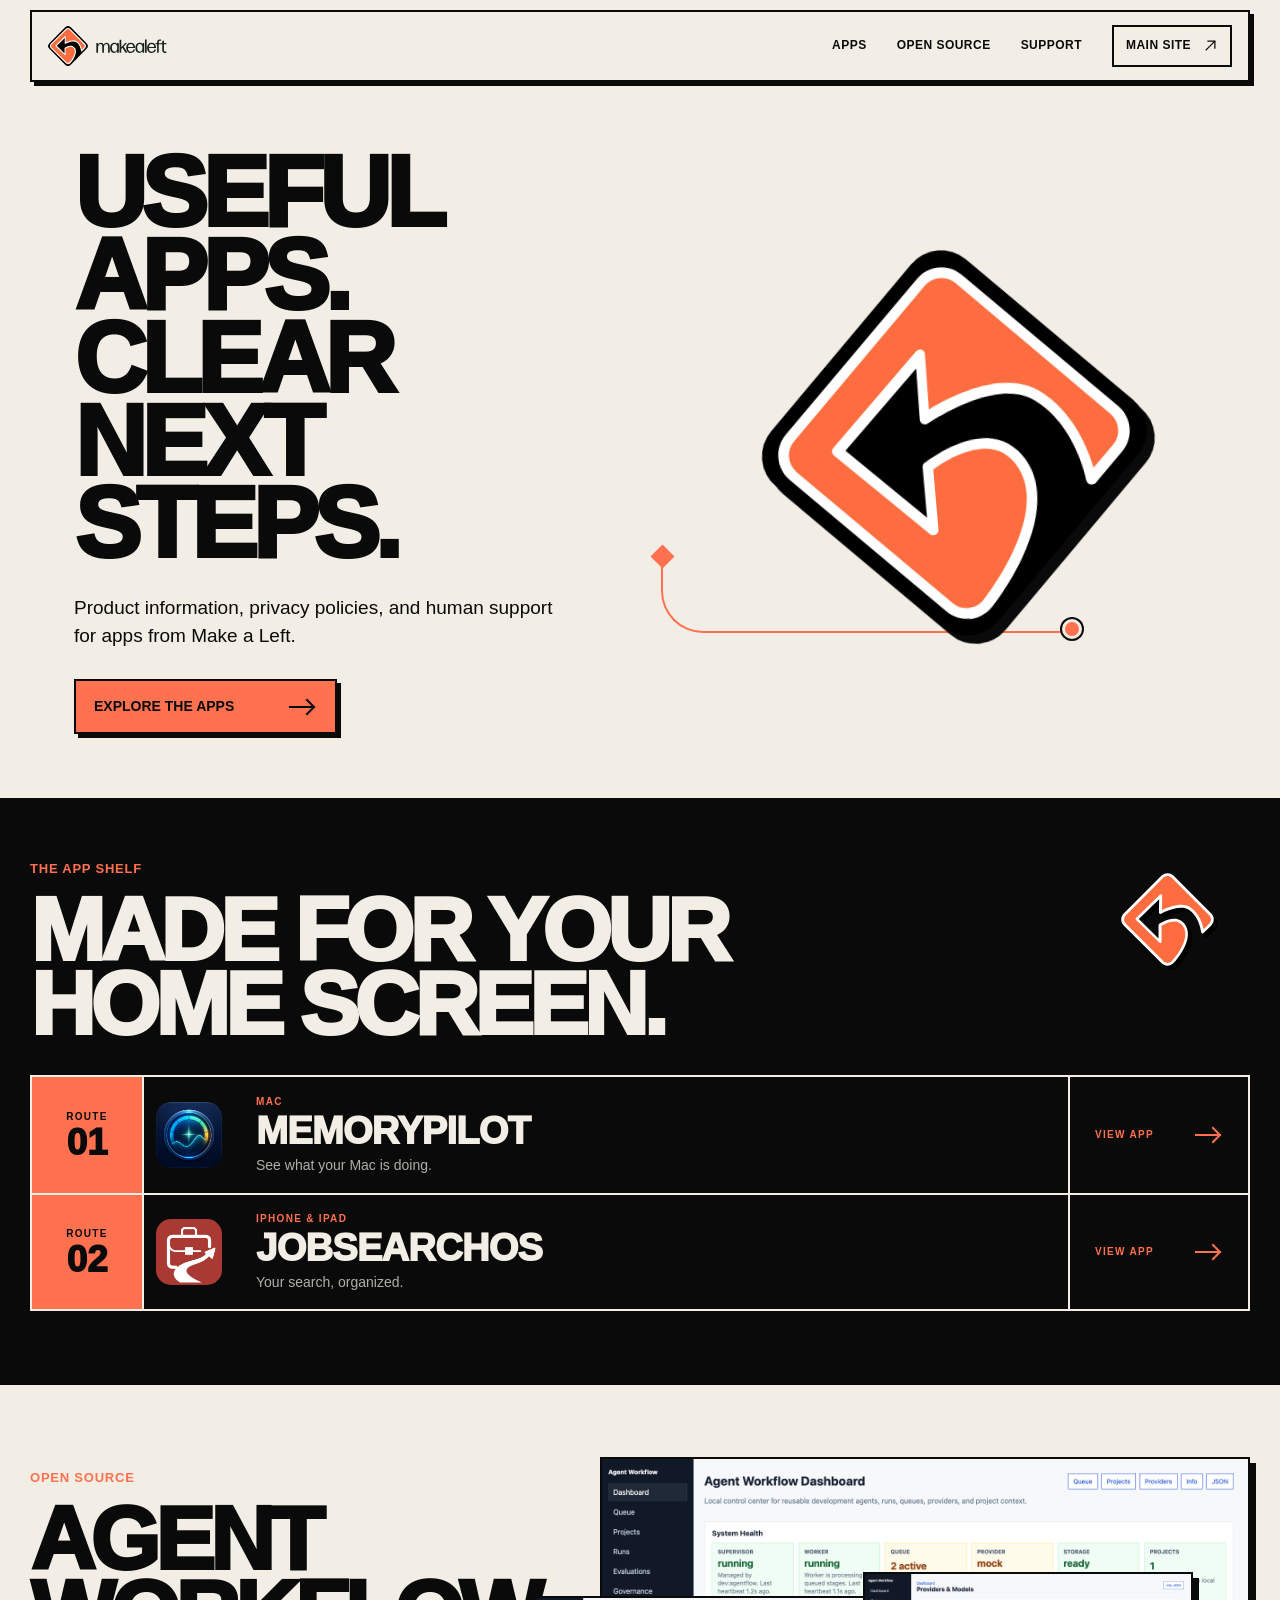
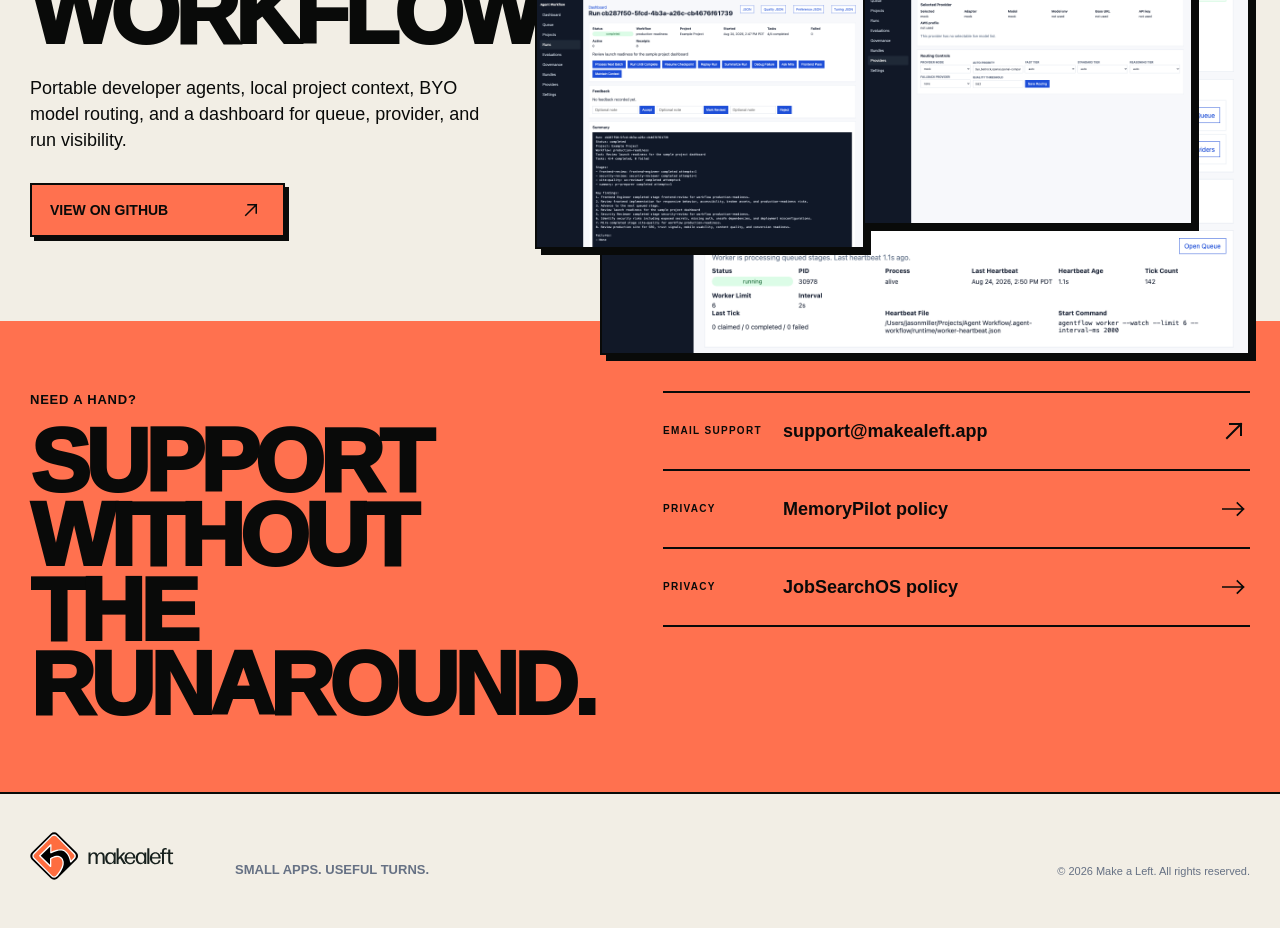
<file: index.html>
<!doctype html>
<html lang="en">
<head>
  <meta charset="utf-8">
  <meta name="viewport" content="width=device-width, initial-scale=1">
  <title>Make a Left Apps</title>
  <meta name="description" content="Product information, privacy policies, and support for apps from Make a Left.">
  <script async src="https://www.googletagmanager.com/gtag/js?id=G-4WMYWY7BSM"></script>
  <script src="/analytics.js"></script>
  <link rel="stylesheet" href="/styles.css">
</head>
<body class="apps-landing">
  <main>
    <div class="apps-frame">
      <nav class="apps-nav" aria-label="Primary navigation">
        <a class="apps-lockup" href="https://makealeft.app/" aria-label="Make a Left home"><img src="/brand/makealeft-lockup.svg" alt="Make a Left"></a>
        <div>
          <a href="#products">Apps</a>
          <a href="#agent-workflow">Open source</a>
          <a href="mailto:support@makealeft.app">Support</a>
          <a class="apps-nav-cta" href="https://makealeft.app/">Main site <svg viewBox="0 0 24 24" aria-hidden="true"><path d="M5 19 19 5M8 5h11v11"/></svg></a>
        </div>
      </nav>

      <header class="apps-hero">
        <div class="apps-hero-copy">
          <h1>Useful apps.<br>Clear next steps.</h1>
          <p>Product information, privacy policies, and human support for apps from Make a Left.</p>
          <a class="apps-primary" href="#products">Explore the apps <svg viewBox="0 0 28 18" aria-hidden="true"><path d="M1 9h24M18 2l7 7-7 7"/></svg></a>
        </div>
        <div class="apps-hero-art" aria-hidden="true">
          <img src="/brand/makealeft-mark.svg" alt="">
          <span></span>
        </div>
      </header>
    </div>

    <section class="apps-shelf" id="products">
      <div class="apps-frame">
        <div class="apps-section-head">
          <div><p>The app shelf</p><h2>Made for your<br>home screen.</h2></div>
          <img src="/brand/makealeft-mark-reversed-white-outline.svg" alt="" aria-hidden="true">
        </div>
        <div class="apps-routes">
          <a class="apps-route" href="/memorypilot/">
            <div class="apps-route-number"><span>Route</span><strong>01</strong></div>
            <img class="apps-route-icon" src="/memorypilot/assets/app-icon.png" alt="MemoryPilot app icon">
            <div class="apps-route-copy"><span>Mac</span><strong>MemoryPilot</strong><small>See what your Mac is doing.</small></div>
            <div class="apps-route-action"><span>View app</span><svg viewBox="0 0 28 18" aria-hidden="true"><path d="M1 9h24M18 2l7 7-7 7"/></svg></div>
          </a>
          <a class="apps-route" href="/jobsearchos/">
            <div class="apps-route-number"><span>Route</span><strong>02</strong></div>
            <img class="apps-route-icon" src="/jobsearchos/assets/app-icon.png" alt="JobSearchOS app icon">
            <div class="apps-route-copy"><span>iPhone &amp; iPad</span><strong>JobSearchOS</strong><small>Your search, organized.</small></div>
            <div class="apps-route-action"><span>View app</span><svg viewBox="0 0 28 18" aria-hidden="true"><path d="M1 9h24M18 2l7 7-7 7"/></svg></div>
          </a>
        </div>
      </div>
    </section>

    <section class="apps-open-source" id="agent-workflow">
      <div class="apps-frame apps-open-source-grid">
        <div class="apps-open-source-copy">
          <p>Open source</p>
          <h2>Agent Workflow</h2>
          <span>Portable developer agents, local project context, BYO model routing, and a dashboard for queue, provider, and run visibility.</span>
          <a class="apps-primary" href="https://github.com/jasonneo99/agent-workflow">View on GitHub <svg viewBox="0 0 24 24" aria-hidden="true"><path d="M5 19 19 5M8 5h11v11"/></svg></a>
        </div>
        <figure class="apps-agent-screens" aria-label="Agent Workflow dashboard screenshots">
          <img class="apps-agent-main" src="/agent-workflow/assets/dashboard-home.png" alt="Agent Workflow dashboard with system health and quick actions">
          <img class="apps-agent-detail" src="/agent-workflow/assets/dashboard-run-detail.png" alt="Agent Workflow run detail screen with task evidence">
          <img class="apps-agent-provider" src="/agent-workflow/assets/dashboard-providers.png" alt="Agent Workflow providers screen with model routing controls">
        </figure>
      </div>
    </section>

    <section class="apps-help">
      <div class="apps-frame apps-help-grid">
        <div><p>Need a hand?</p><h2>Support without<br>the runaround.</h2></div>
        <div class="apps-help-links">
          <a href="mailto:support@makealeft.app"><span>Email support</span><strong>support@makealeft.app</strong><svg viewBox="0 0 24 24" aria-hidden="true"><path d="M5 19 19 5M8 5h11v11"/></svg></a>
          <a href="/memorypilot/privacy/"><span>Privacy</span><strong>MemoryPilot policy</strong><svg viewBox="0 0 28 18" aria-hidden="true"><path d="M1 9h24M18 2l7 7-7 7"/></svg></a>
          <a href="/jobsearchos/privacy/"><span>Privacy</span><strong>JobSearchOS policy</strong><svg viewBox="0 0 28 18" aria-hidden="true"><path d="M1 9h24M18 2l7 7-7 7"/></svg></a>
        </div>
      </div>
    </section>

    <footer class="apps-footer">
      <div class="apps-frame"><img src="/brand/makealeft-lockup.svg" alt="Make a Left"><p>Small apps. Useful turns.</p><small>© 2026 Make a Left. All rights reserved.</small></div>
    </footer>
  </main>
</body>
</html>
</file>
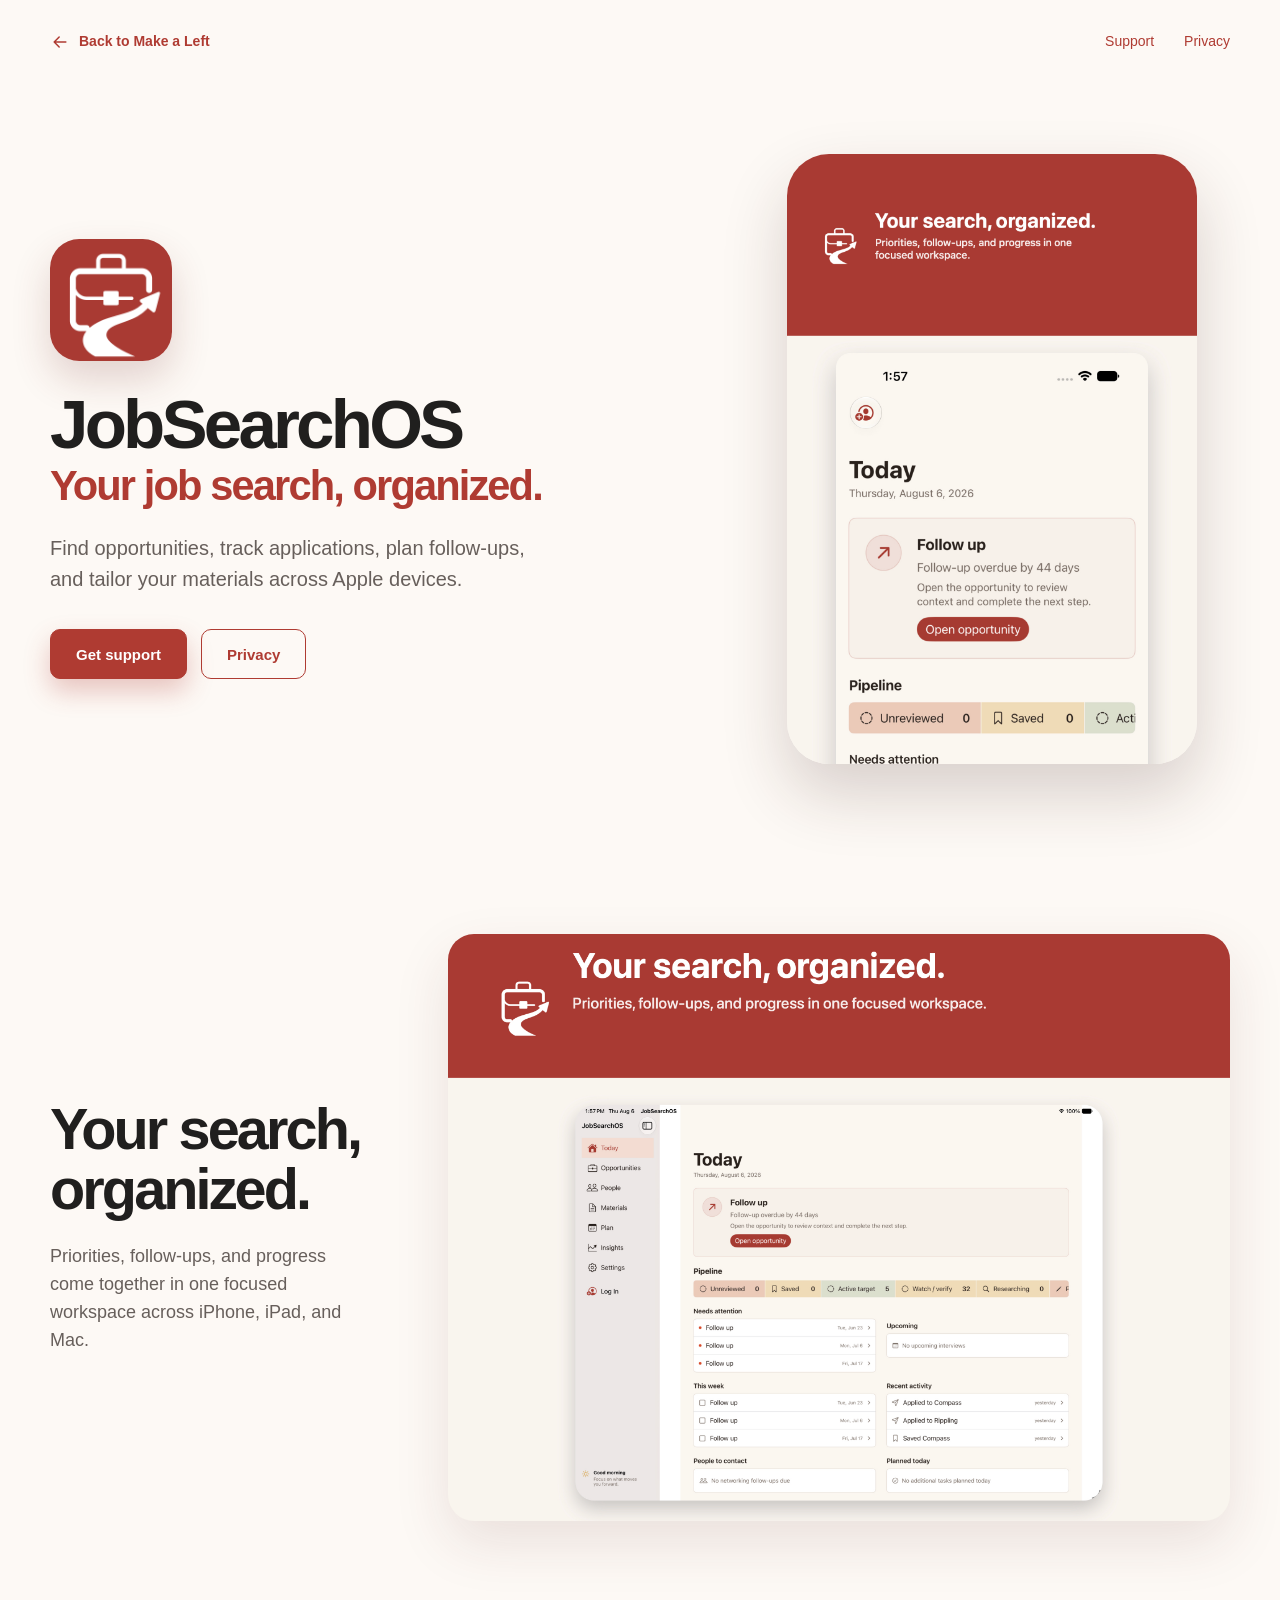
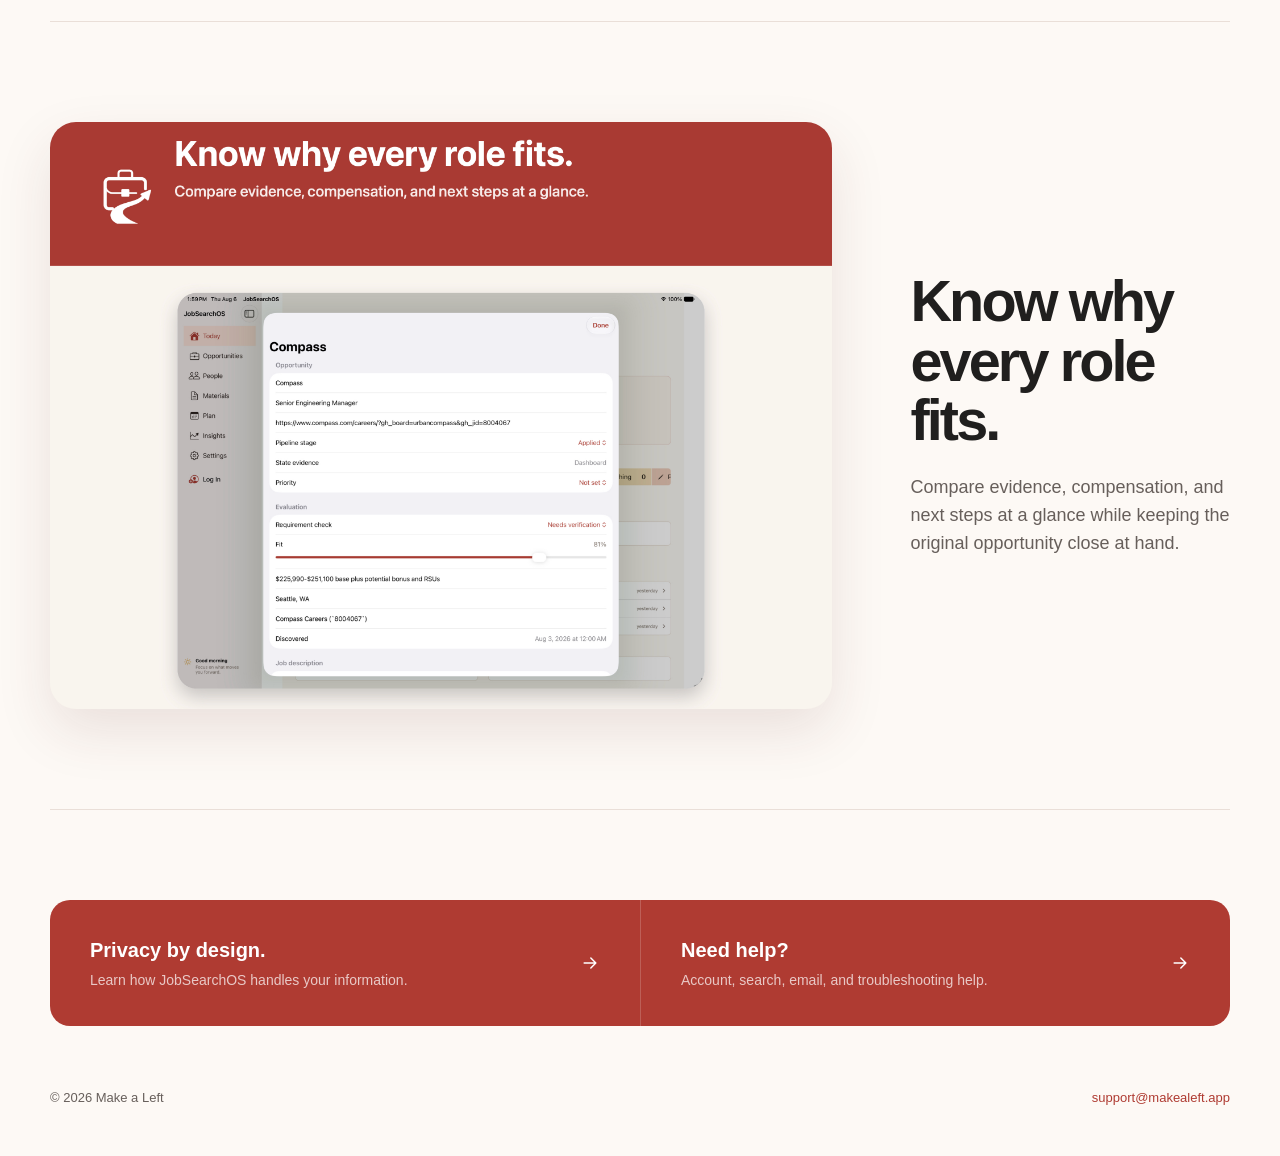
<file: jobsearchos/index.html>
<!doctype html>
<html lang="en">
<head>
  <meta charset="utf-8">
  <meta name="viewport" content="width=device-width, initial-scale=1">
  <title>JobSearchOS — Your job search, organized</title>
  <meta name="description" content="Find opportunities, track applications, plan follow-ups, and tailor your materials across Apple devices with JobSearchOS.">
  <script async src="https://www.googletagmanager.com/gtag/js?id=G-4WMYWY7BSM"></script>
  <script src="/analytics.js"></script>
  <link rel="stylesheet" href="/styles.css">
</head>
<body class="product-page jobsearch-page">
  <main>
    <nav class="product-nav product-wrap" aria-label="Product navigation">
      <a href="/" class="back-link">
        <svg viewBox="0 0 24 24" aria-hidden="true"><path d="M19 12H5m6-6-6 6 6 6"/></svg>
        <span>Back to Make a Left</span>
      </a>
      <div><a href="/jobsearchos/support/">Support</a><a href="/jobsearchos/privacy/">Privacy</a></div>
    </nav>

    <header class="product-hero product-wrap job-hero">
      <div class="product-intro">
        <img class="product-icon" src="/jobsearchos/assets/app-icon.png" width="1024" height="1024" alt="JobSearchOS app icon">
        <h1>JobSearchOS</h1>
        <h2>Your job search, organized.</h2>
        <p>Find opportunities, track applications, plan follow-ups, and tailor your materials across Apple devices.</p>
        <div class="product-actions">
          <a class="primary-action" href="/jobsearchos/support/">Get support</a>
          <a class="secondary-action" href="/jobsearchos/privacy/">Privacy</a>
        </div>
      </div>
      <figure class="phone-frame"><img src="/jobsearchos/assets/iphone-organized.png" width="1320" height="2868" alt="JobSearchOS Today view with follow-ups, pipeline, and upcoming activity"></figure>
    </header>

    <section class="feature-band product-wrap">
      <div class="feature-copy">
        <h2>Your search, organized.</h2>
        <p>Priorities, follow-ups, and progress come together in one focused workspace across iPhone, iPad, and Mac.</p>
      </div>
      <figure class="marketing-frame"><img src="/jobsearchos/assets/ipad-organized.png" width="2752" height="2064" loading="lazy" alt="JobSearchOS Today workspace on iPad"></figure>
    </section>

    <section class="feature-band feature-reverse product-wrap">
      <div class="feature-copy">
        <h2>Know why every role fits.</h2>
        <p>Compare evidence, compensation, and next steps at a glance while keeping the original opportunity close at hand.</p>
      </div>
      <figure class="marketing-frame"><img src="/jobsearchos/assets/ipad-fit.png" width="2752" height="2064" loading="lazy" alt="JobSearchOS opportunity details and fit assessment on iPad"></figure>
    </section>

    <section class="resource-rail product-wrap" aria-label="JobSearchOS resources">
      <a href="/jobsearchos/privacy/">
        <span><strong>Privacy by design.</strong><small>Learn how JobSearchOS handles your information.</small></span>
        <svg viewBox="0 0 24 24" aria-hidden="true"><path d="M5 12h14m-6-6 6 6-6 6"/></svg>
      </a>
      <a href="/jobsearchos/support/">
        <span><strong>Need help?</strong><small>Account, search, email, and troubleshooting help.</small></span>
        <svg viewBox="0 0 24 24" aria-hidden="true"><path d="M5 12h14m-6-6 6 6-6 6"/></svg>
      </a>
    </section>

    <footer class="product-footer product-wrap"><span>© 2026 Make a Left</span><a href="mailto:support@makealeft.app">support@makealeft.app</a></footer>
  </main>
</body>
</html>
</file>
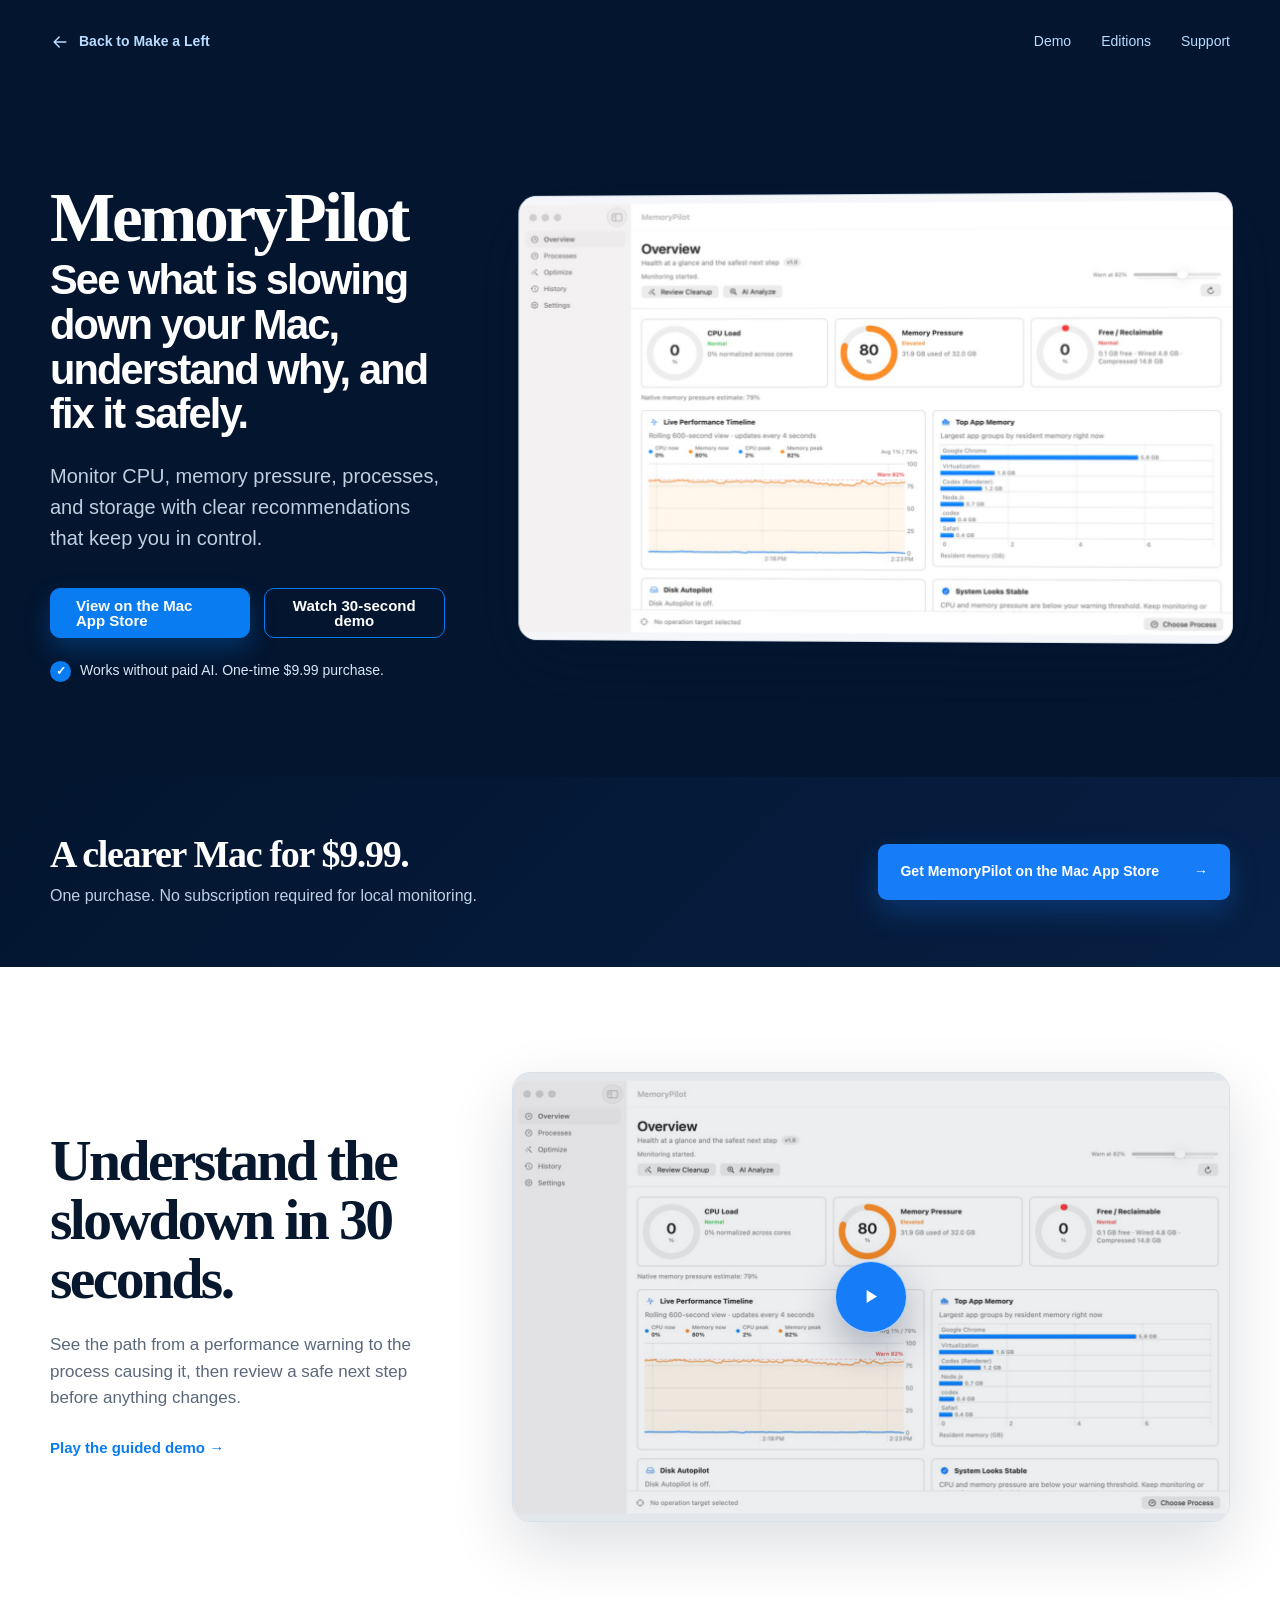
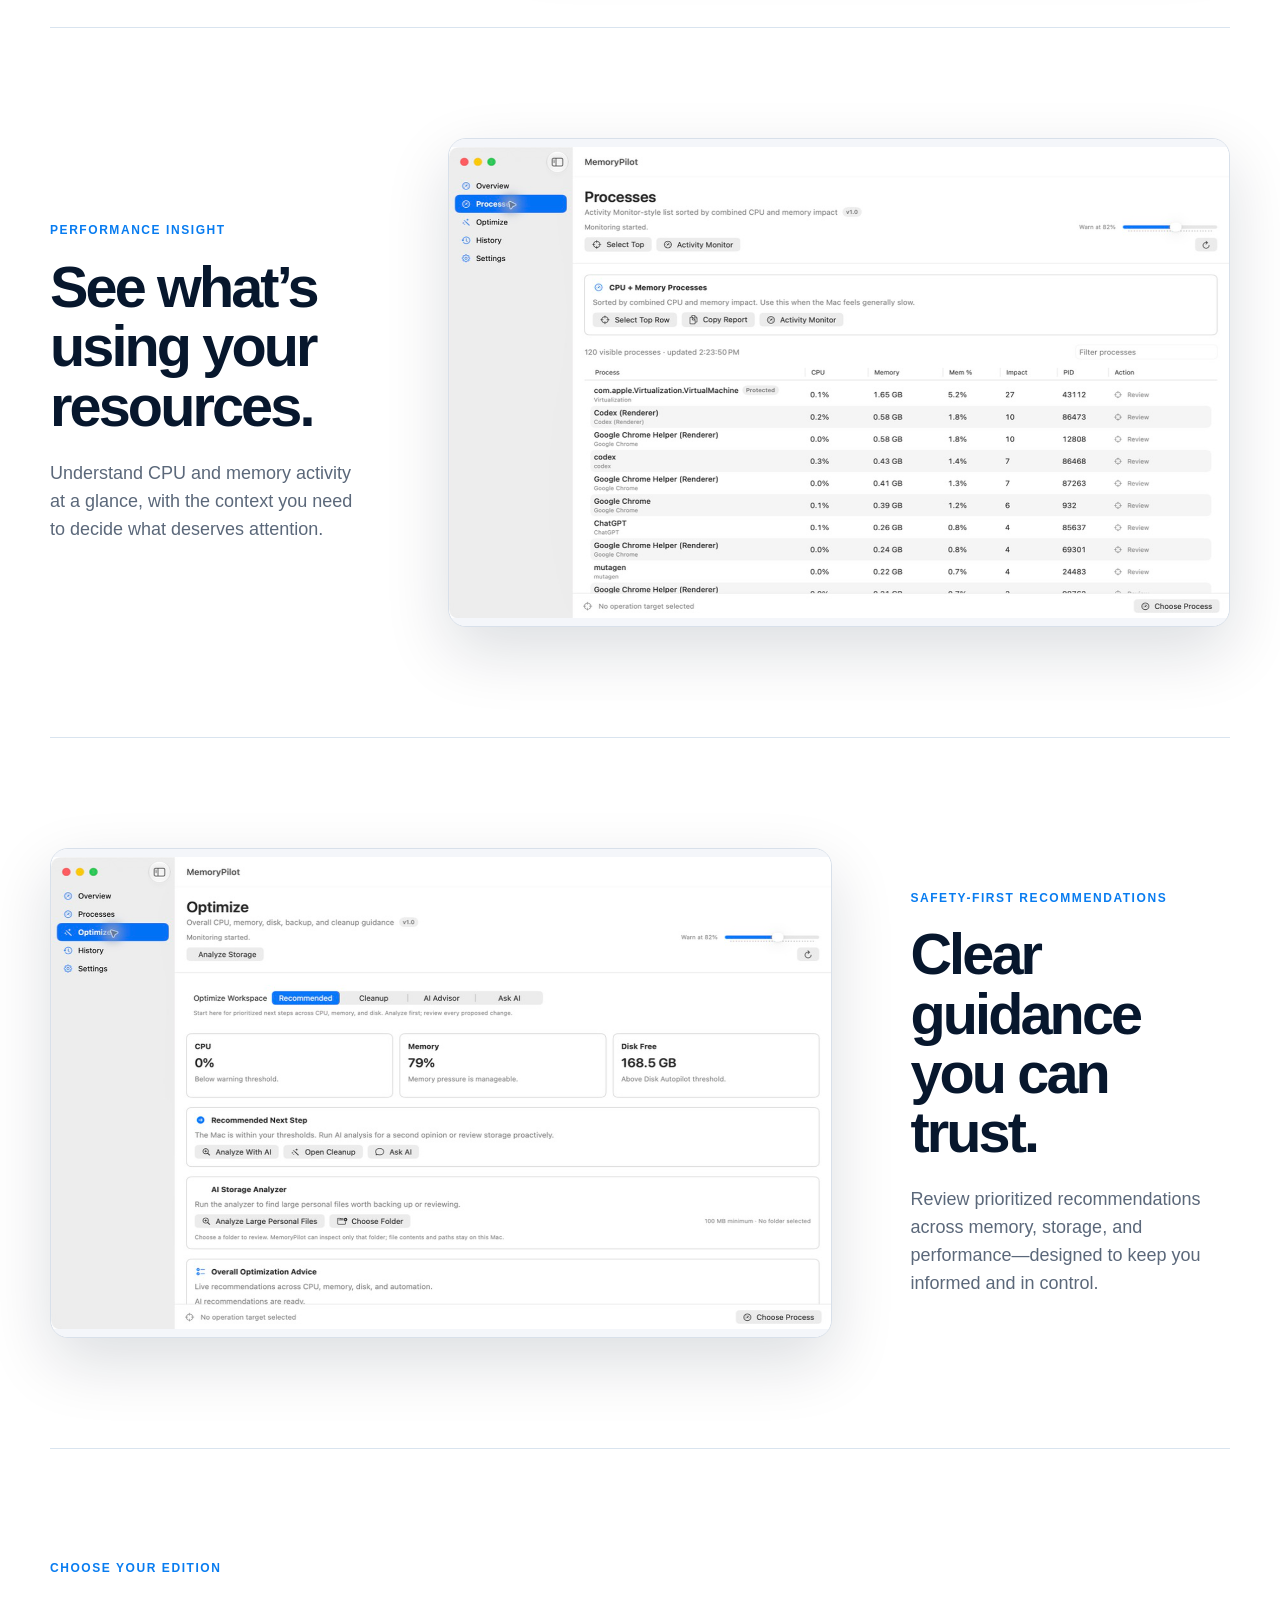
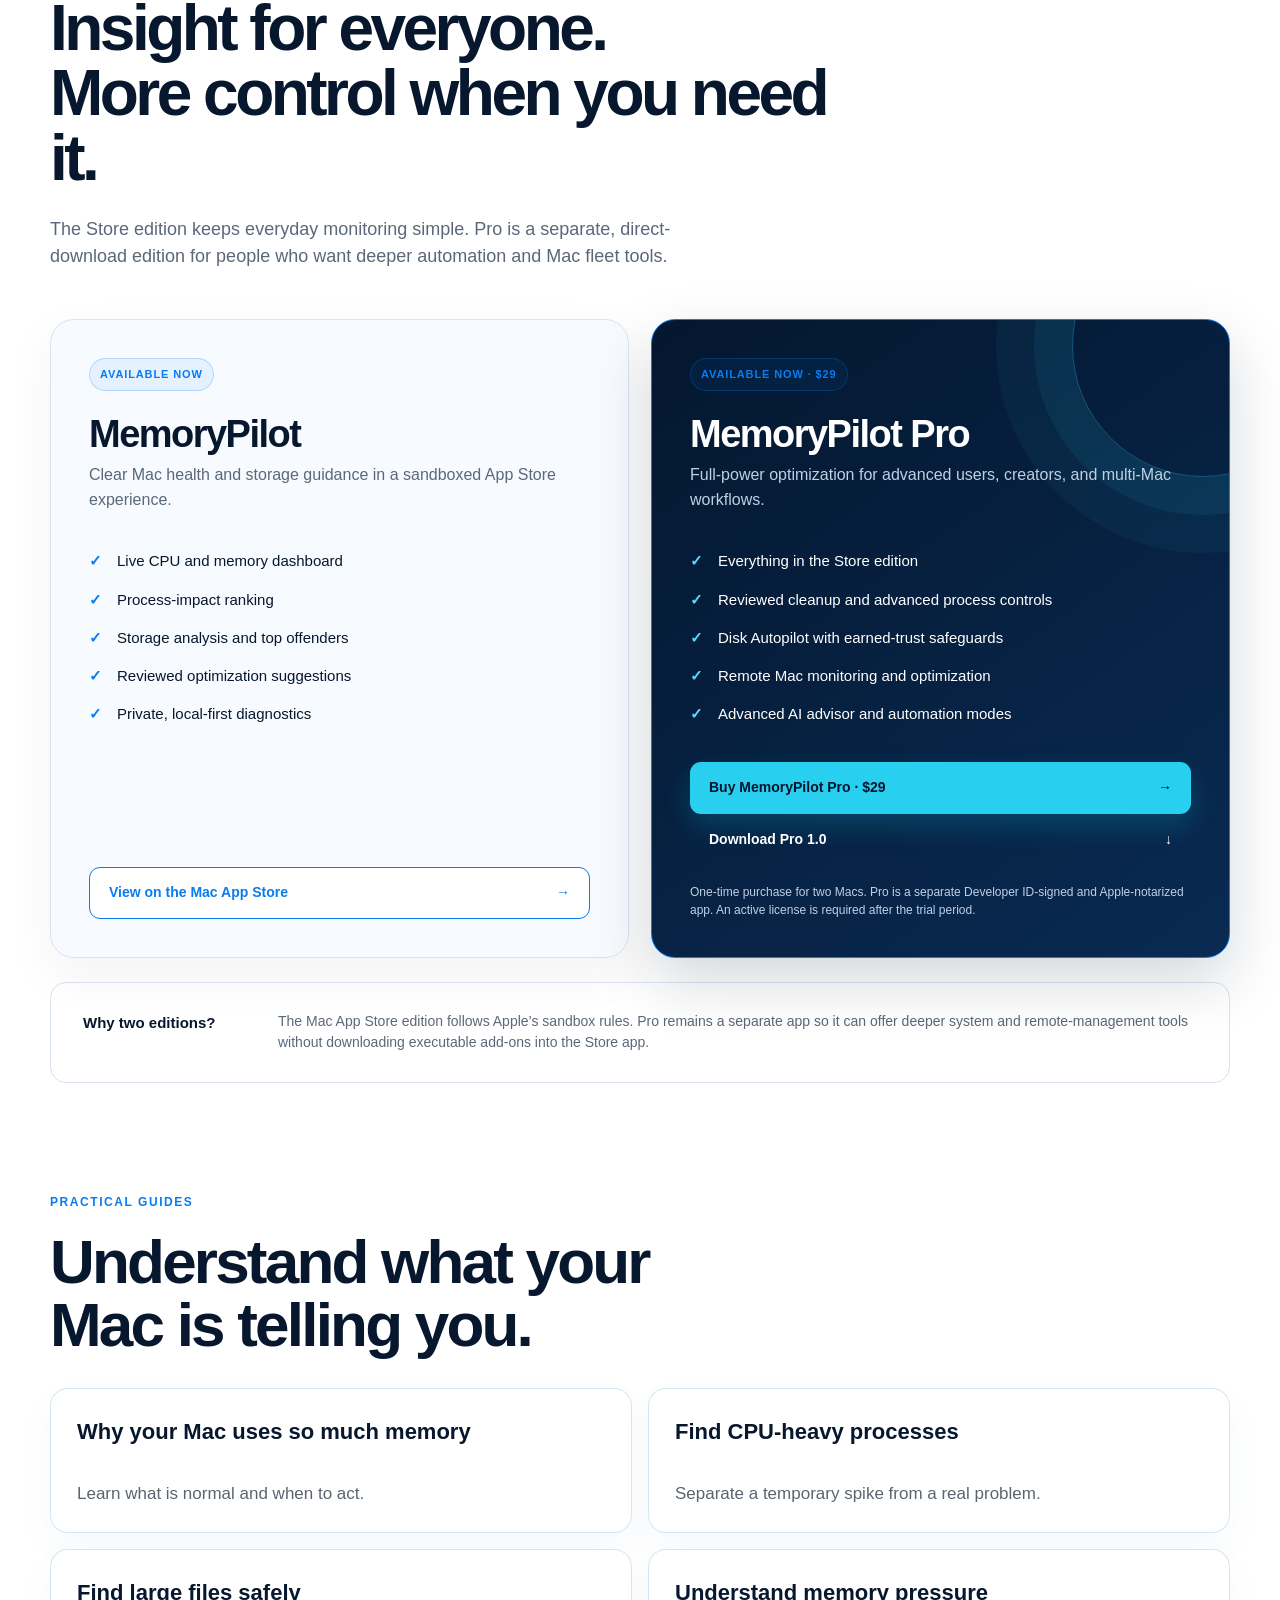
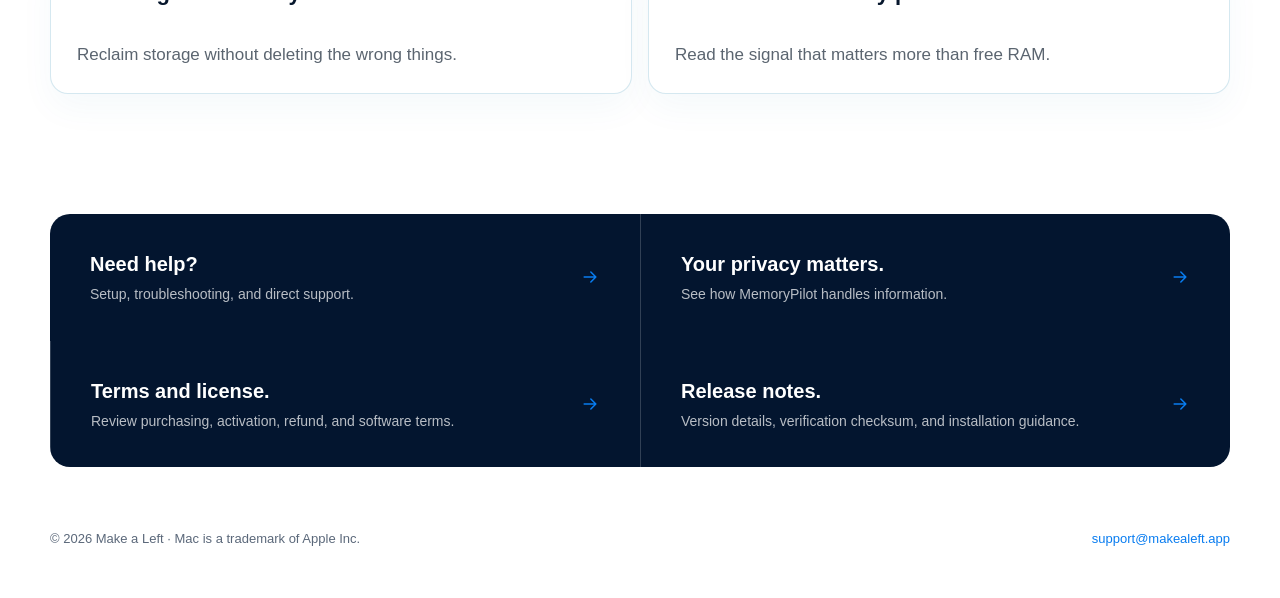
<file: memorypilot/index.html>
<!doctype html>
<html lang="en">
<head>
  <meta charset="utf-8">
  <meta name="viewport" content="width=device-width, initial-scale=1">
  <title>MemoryPilot — Performance and Storage Insights for Mac</title>
  <meta name="description" content="Find what is slowing down your Mac with live CPU, memory-pressure, process, and disk-storage monitoring. Get clear, safety-first optimization guidance.">
  <link rel="canonical" href="https://apps.makealeft.app/memorypilot/">
  <link rel="alternate" href="https://apps.apple.com/us/app/memorypilot-system-optimizer/id6798454081?mt=12" title="MemoryPilot on the Mac App Store">
  <meta name="apple-itunes-app" content="app-id=6798454081">
  <meta property="og:type" content="website">
  <meta property="og:site_name" content="Make a Left Apps">
  <meta property="og:title" content="MemoryPilot — Performance and Storage Insights for Mac">
  <meta property="og:description" content="See CPU, memory pressure, processes, and disk storage clearly—then review safe optimization suggestions.">
  <meta property="og:url" content="https://apps.makealeft.app/memorypilot/">
  <meta property="og:image" content="https://apps.makealeft.app/memorypilot/assets/overview.png">
  <meta property="og:image:width" content="1440">
  <meta property="og:image:height" content="900">
  <meta property="og:image:alt" content="MemoryPilot Mac performance dashboard">
  <meta name="twitter:card" content="summary_large_image">
  <meta name="twitter:title" content="MemoryPilot — Performance and Storage Insights for Mac">
  <meta name="twitter:description" content="Find what is slowing down your Mac and review clear, safety-first optimization suggestions.">
  <meta name="twitter:image" content="https://apps.makealeft.app/memorypilot/assets/overview.png">
  <link rel="icon" href="/memorypilot/assets/app-icon.png">
  <script async src="https://www.googletagmanager.com/gtag/js?id=G-4WMYWY7BSM"></script>
  <script src="/analytics.js"></script>
  <link rel="stylesheet" href="/styles.css">
  <script type="application/ld+json">
  {
    "@context": "https://schema.org",
    "@type": "SoftwareApplication",
    "name": "MemoryPilot: System Optimizer",
    "alternateName": "MemoryPilot",
    "description": "Performance monitoring for Mac computers, including CPU, memory pressure, processes, disk storage, and safety-first optimization guidance.",
    "applicationCategory": "UtilitiesApplication",
    "applicationSubCategory": "System Utility",
    "operatingSystem": "macOS 14 or later",
    "image": "https://apps.makealeft.app/memorypilot/assets/app-icon.png",
    "screenshot": "https://apps.makealeft.app/memorypilot/assets/overview.png",
    "url": "https://apps.makealeft.app/memorypilot/",
    "downloadUrl": "https://apps.apple.com/us/app/memorypilot-system-optimizer/id6798454081?mt=12",
    "offers": {
      "@type": "Offer",
      "price": "9.99",
      "priceCurrency": "USD",
      "availability": "https://schema.org/InStock",
      "url": "https://apps.apple.com/us/app/memorypilot-system-optimizer/id6798454081?mt=12"
    },
    "publisher": {
      "@type": "Organization",
      "name": "Make a Left",
      "url": "https://makealeft.app/"
    }
  }
  </script>
</head>
<body class="product-page memorypilot-page">
  <main>
    <div class="memorypilot-hero-shell">
    <nav class="product-nav product-wrap" aria-label="Product navigation">
      <a href="/" class="back-link">
        <svg viewBox="0 0 24 24" aria-hidden="true"><path d="M19 12H5m6-6-6 6 6 6"/></svg>
        <span>Back to Make a Left</span>
      </a>
      <div><a href="#demo">Demo</a><a href="#editions">Editions</a><a href="/memorypilot/support/">Support</a></div>
    </nav>

    <header class="product-hero product-wrap">
      <div class="product-intro">
        <h1>MemoryPilot</h1>
        <h2>See what is slowing down your Mac, understand why, and fix it safely.</h2>
        <p>Monitor CPU, memory pressure, processes, and storage with clear recommendations that keep you in control.</p>
        <div class="product-actions">
          <a class="primary-action" href="https://apps.apple.com/us/app/memorypilot-system-optimizer/id6798454081?mt=12&amp;ct=makealeft_memorypilot_home">View on the Mac App Store</a>
          <button class="secondary-action demo-trigger" type="button" data-demo-open>Watch 30-second demo</button>
        </div>
        <p class="hero-trust"><span aria-hidden="true">✓</span> Works without paid AI. One-time $9.99 purchase.</p>
      </div>
      <figure class="product-frame hero-frame">
        <img src="/memorypilot/assets/overview.png" width="1440" height="900" alt="MemoryPilot Overview showing CPU load, memory pressure, live performance, and top app memory">
      </figure>
    </header>
    </div>

    <section class="store-conversion" aria-labelledby="store-conversion-title">
      <div class="product-wrap store-conversion-inner">
        <div>
          <h2 id="store-conversion-title">A clearer Mac for $9.99.</h2>
          <p>One purchase. No subscription required for local monitoring.</p>
        </div>
        <a class="store-conversion-action" href="https://apps.apple.com/us/app/memorypilot-system-optimizer/id6798454081?mt=12&amp;ct=makealeft_memorypilot_home">Get MemoryPilot on the Mac App Store <span aria-hidden="true">→</span></a>
      </div>
    </section>

    <section class="demo-section product-wrap" id="demo" aria-labelledby="demo-title">
      <div class="demo-copy">
        <h2 id="demo-title">Understand the slowdown in 30 seconds.</h2>
        <p>See the path from a performance warning to the process causing it, then review a safe next step before anything changes.</p>
        <button class="text-action demo-trigger" type="button" data-demo-open>Play the guided demo <span aria-hidden="true">→</span></button>
      </div>
      <button class="demo-poster" type="button" data-demo-open aria-label="Play the 30-second MemoryPilot demo">
        <img src="/memorypilot/assets/overview.png" width="1440" height="900" loading="lazy" alt="MemoryPilot performance overview">
        <span class="demo-play" aria-hidden="true"><svg viewBox="0 0 24 24"><path d="m9 7 8 5-8 5Z"/></svg></span>
      </button>
    </section>

    <section class="feature-band product-wrap">
      <div class="feature-copy">
        <p class="feature-label">Performance insight</p>
        <h2>See what’s using your resources.</h2>
        <p>Understand CPU and memory activity at a glance, with the context you need to decide what deserves attention.</p>
      </div>
      <figure class="product-frame"><img src="/memorypilot/assets/processes.png" width="1440" height="900" loading="lazy" alt="MemoryPilot Processes view ranking CPU and memory usage"></figure>
    </section>

    <section class="feature-band feature-reverse product-wrap">
      <div class="feature-copy">
        <p class="feature-label">Safety-first recommendations</p>
        <h2>Clear guidance you can trust.</h2>
        <p>Review prioritized recommendations across memory, storage, and performance—designed to keep you informed and in control.</p>
      </div>
      <figure class="product-frame"><img src="/memorypilot/assets/optimize.png" width="1440" height="900" loading="lazy" alt="MemoryPilot Optimize view with safe next steps and storage analysis"></figure>
    </section>

    <section class="edition-section product-wrap" id="editions" aria-labelledby="editions-title">
      <div class="edition-heading">
        <p class="feature-label">Choose your edition</p>
        <h2 id="editions-title">Insight for everyone.<br>More control when you need it.</h2>
        <p>The Store edition keeps everyday monitoring simple. Pro is a separate, direct-download edition for people who want deeper automation and Mac fleet tools.</p>
      </div>

      <div class="edition-cards">
        <article class="edition-card store-card">
          <div class="edition-card-head">
            <span class="edition-badge available-badge">Available now</span>
            <h3>MemoryPilot</h3>
            <p>Clear Mac health and storage guidance in a sandboxed App Store experience.</p>
          </div>
          <ul>
            <li>Live CPU and memory dashboard</li>
            <li>Process-impact ranking</li>
            <li>Storage analysis and top offenders</li>
            <li>Reviewed optimization suggestions</li>
            <li>Private, local-first diagnostics</li>
          </ul>
          <a class="edition-action store-action" href="https://apps.apple.com/us/app/memorypilot-system-optimizer/id6798454081?mt=12&amp;ct=makealeft_memorypilot_editions">View on the Mac App Store <span aria-hidden="true">→</span></a>
        </article>

        <article class="edition-card pro-card" id="pro">
          <div class="edition-card-head">
            <span class="edition-badge available-badge">Available now · $29</span>
            <h3>MemoryPilot Pro</h3>
            <p>Full-power optimization for advanced users, creators, and multi-Mac workflows.</p>
          </div>
          <ul>
            <li>Everything in the Store edition</li>
            <li>Reviewed cleanup and advanced process controls</li>
            <li>Disk Autopilot with earned-trust safeguards</li>
            <li>Remote Mac monitoring and optimization</li>
            <li>Advanced AI advisor and automation modes</li>
          </ul>
          <a class="edition-action pro-action" href="https://buy.stripe.com/cNidR94zy6I5ext7RJgnK00">Buy MemoryPilot Pro · $29 <span aria-hidden="true">→</span></a>
          <a class="edition-action" href="/memorypilot/downloads/MemoryPilot-Pro-1.0-build7.dmg">Download Pro 1.0 <span aria-hidden="true">↓</span></a>
          <small>One-time purchase for two Macs. Pro is a separate Developer ID-signed and Apple-notarized app. An active license is required after the trial period.</small>
        </article>
      </div>

      <div class="edition-note" role="note">
        <strong>Why two editions?</strong>
        <p>The Mac App Store edition follows Apple’s sandbox rules. Pro remains a separate app so it can offer deeper system and remote-management tools without downloading executable add-ons into the Store app.</p>
      </div>
    </section>

    <section class="guide-section product-wrap" aria-labelledby="guides-title">
      <p class="feature-label">Practical guides</p>
      <h2 id="guides-title">Understand what your Mac is telling you.</h2>
      <div class="guide-grid">
        <a href="/memorypilot/guides/why-mac-uses-so-much-memory/"><strong>Why your Mac uses so much memory</strong><span>Learn what is normal and when to act.</span></a>
        <a href="/memorypilot/guides/find-cpu-heavy-processes/"><strong>Find CPU-heavy processes</strong><span>Separate a temporary spike from a real problem.</span></a>
        <a href="/memorypilot/guides/find-large-files-safely/"><strong>Find large files safely</strong><span>Reclaim storage without deleting the wrong things.</span></a>
        <a href="/memorypilot/guides/understand-memory-pressure/"><strong>Understand memory pressure</strong><span>Read the signal that matters more than free RAM.</span></a>
      </div>
    </section>

    <section class="resource-rail product-wrap" aria-label="MemoryPilot resources">
      <a href="/memorypilot/support/">
        <span><strong>Need help?</strong><small>Setup, troubleshooting, and direct support.</small></span>
        <svg viewBox="0 0 24 24" aria-hidden="true"><path d="M5 12h14m-6-6 6 6-6 6"/></svg>
      </a>
      <a href="/memorypilot/privacy/">
        <span><strong>Your privacy matters.</strong><small>See how MemoryPilot handles information.</small></span>
        <svg viewBox="0 0 24 24" aria-hidden="true"><path d="M5 12h14m-6-6 6 6-6 6"/></svg>
      </a>
      <a href="/memorypilot/terms/">
        <span><strong>Terms and license.</strong><small>Review purchasing, activation, refund, and software terms.</small></span>
        <svg viewBox="0 0 24 24" aria-hidden="true"><path d="M5 12h14m-6-6 6 6-6 6"/></svg>
      </a>
      <a href="/memorypilot/releases/">
        <span><strong>Release notes.</strong><small>Version details, verification checksum, and installation guidance.</small></span>
        <svg viewBox="0 0 24 24" aria-hidden="true"><path d="M5 12h14m-6-6 6 6-6 6"/></svg>
      </a>
    </section>

    <footer class="product-footer product-wrap"><span>© 2026 Make a Left · Mac is a trademark of Apple Inc.</span><a href="mailto:support@makealeft.app">support@makealeft.app</a></footer>
  </main>

  <dialog class="demo-dialog" id="demo-dialog" aria-labelledby="demo-dialog-title">
    <div class="demo-dialog-head">
      <div><strong id="demo-dialog-title">MemoryPilot in 30 seconds</strong><span id="demo-step-label">1 of 3</span></div>
      <button type="button" data-demo-close aria-label="Close demo">×</button>
    </div>
    <div class="demo-stage">
      <figure class="demo-slide is-active" data-demo-slide>
        <img src="/memorypilot/assets/overview.png" width="1440" height="900" alt="MemoryPilot Overview showing memory pressure and the apps using the most memory">
        <figcaption><strong>Spot the pressure.</strong><span>See CPU, memory pressure, and the biggest app groups together.</span></figcaption>
      </figure>
      <figure class="demo-slide" data-demo-slide>
        <img src="/memorypilot/assets/processes.png" width="1440" height="900" alt="MemoryPilot Processes view ranking resource impact">
        <figcaption><strong>Find the cause.</strong><span>Rank processes by combined CPU and memory impact.</span></figcaption>
      </figure>
      <figure class="demo-slide" data-demo-slide>
        <img src="/memorypilot/assets/optimize.png" width="1440" height="900" alt="MemoryPilot Optimize view with reviewed recommendations">
        <figcaption><strong>Review the next step.</strong><span>Understand the recommendation before you act.</span></figcaption>
      </figure>
      <div class="demo-progress" aria-hidden="true"><span></span></div>
    </div>
    <div class="demo-dialog-actions">
      <button type="button" data-demo-replay>Replay</button>
      <a href="https://apps.apple.com/us/app/memorypilot-system-optimizer/id6798454081?mt=12&amp;ct=makealeft_memorypilot_demo">View on the Mac App Store</a>
    </div>
  </dialog>
  <script src="/memorypilot/demo.js"></script>
</body>
</html>
</file>
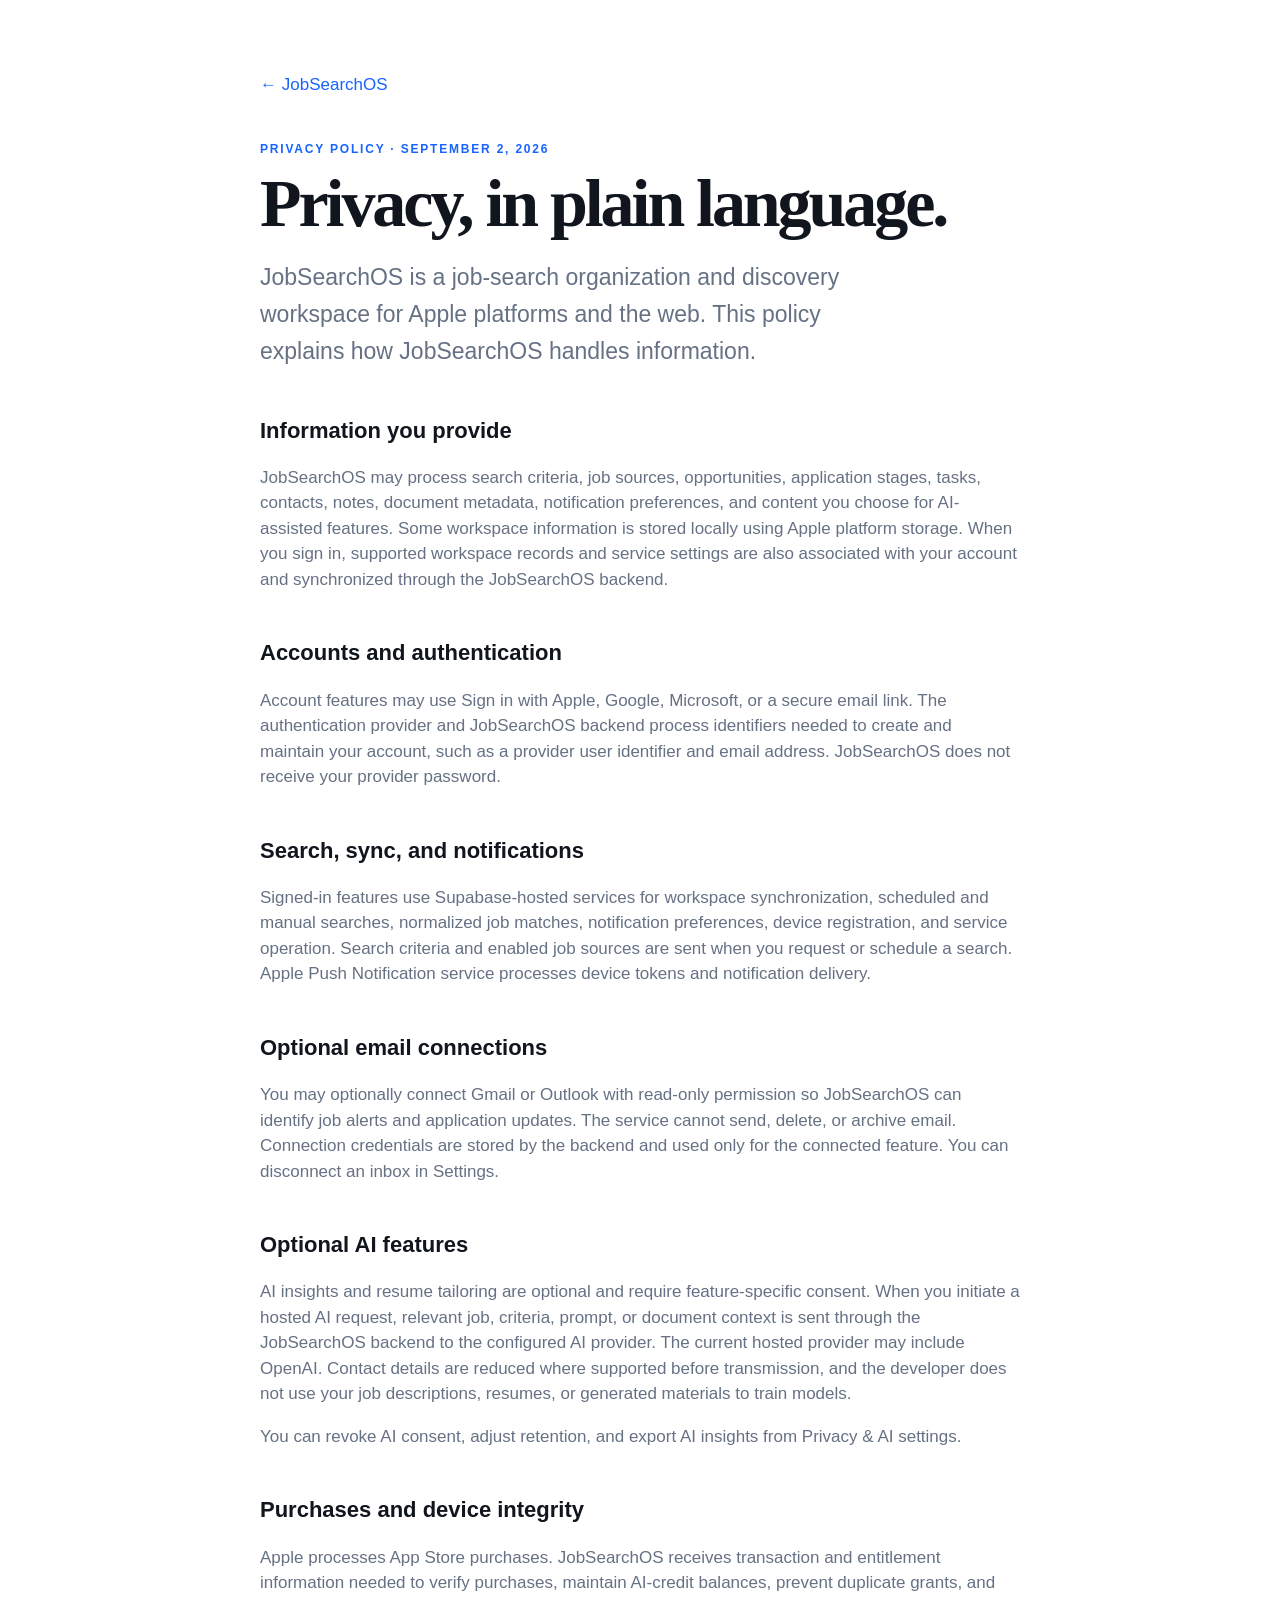
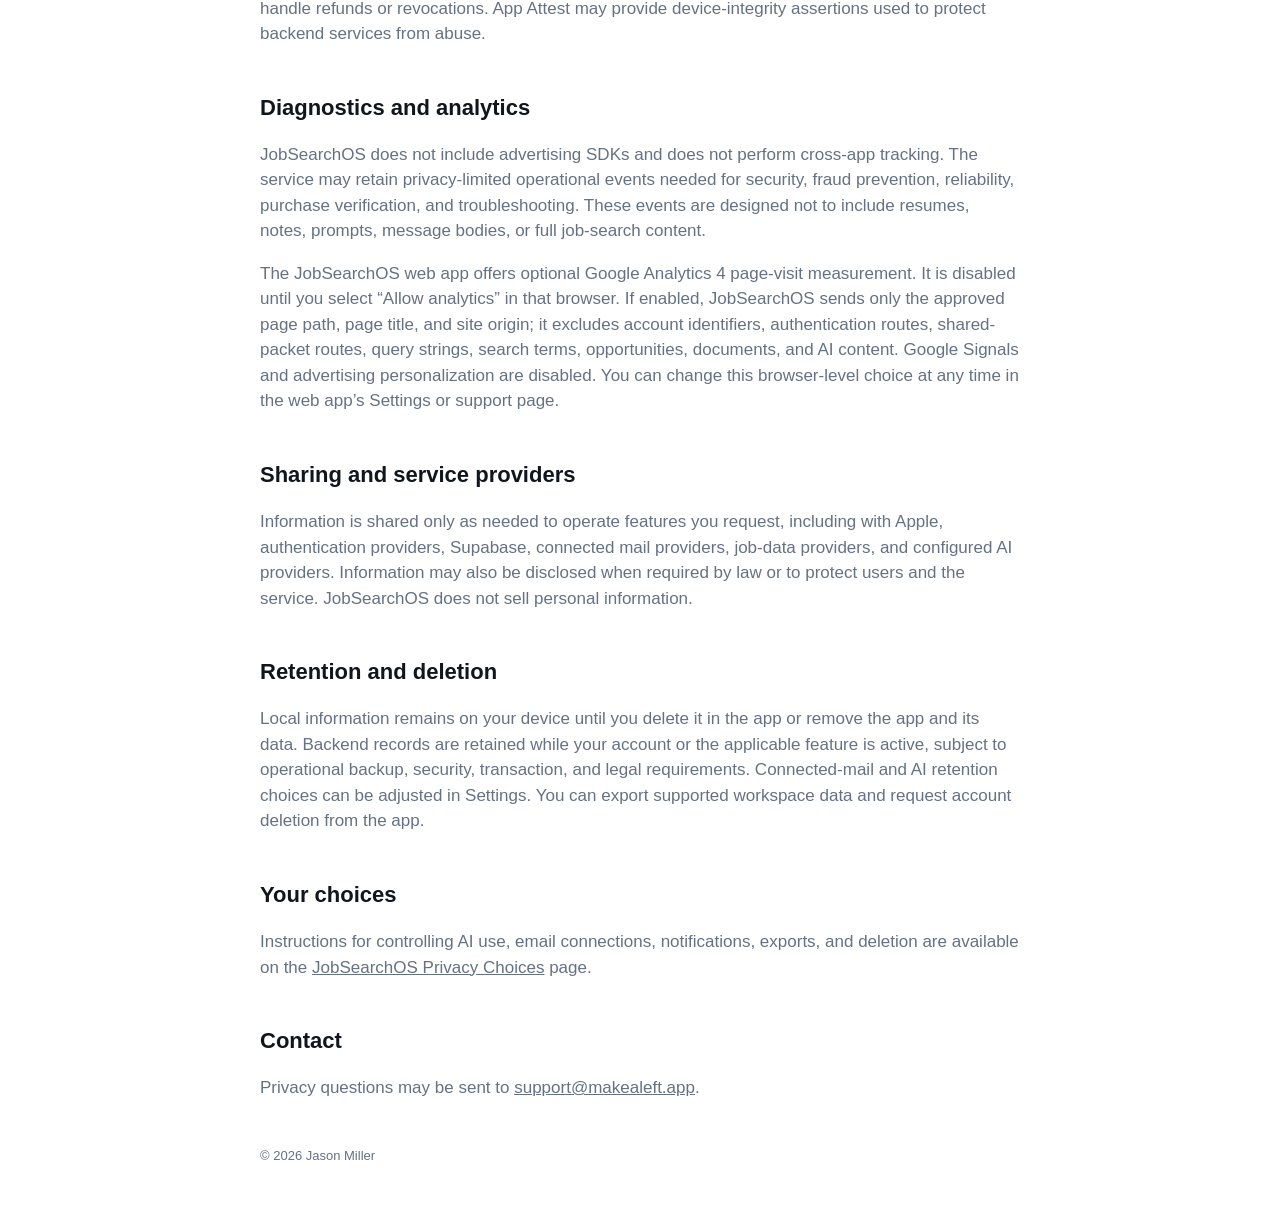
<file: jobsearchos/privacy/index.html>
<!doctype html>
<html lang="en"><head><meta charset="utf-8"><meta name="viewport" content="width=device-width, initial-scale=1"><title>JobSearchOS Privacy Policy</title><meta name="description" content="Privacy policy for JobSearchOS."><script async src="https://www.googletagmanager.com/gtag/js?id=G-4WMYWY7BSM"></script><script src="/analytics.js"></script><link rel="stylesheet" href="/styles.css"></head>
<body><main class="shell document"><a class="back" href="/jobsearchos/">← JobSearchOS</a><p class="eyebrow">PRIVACY POLICY · SEPTEMBER 2, 2026</p><h1>Privacy, in plain language.</h1><p class="lede">JobSearchOS is a job-search organization and discovery workspace for Apple platforms and the web. This policy explains how JobSearchOS handles information.</p>
<h2>Information you provide</h2><p>JobSearchOS may process search criteria, job sources, opportunities, application stages, tasks, contacts, notes, document metadata, notification preferences, and content you choose for AI-assisted features. Some workspace information is stored locally using Apple platform storage. When you sign in, supported workspace records and service settings are also associated with your account and synchronized through the JobSearchOS backend.</p>
<h2>Accounts and authentication</h2><p>Account features may use Sign in with Apple, Google, Microsoft, or a secure email link. The authentication provider and JobSearchOS backend process identifiers needed to create and maintain your account, such as a provider user identifier and email address. JobSearchOS does not receive your provider password.</p>
<h2>Search, sync, and notifications</h2><p>Signed-in features use Supabase-hosted services for workspace synchronization, scheduled and manual searches, normalized job matches, notification preferences, device registration, and service operation. Search criteria and enabled job sources are sent when you request or schedule a search. Apple Push Notification service processes device tokens and notification delivery.</p>
<h2>Optional email connections</h2><p>You may optionally connect Gmail or Outlook with read-only permission so JobSearchOS can identify job alerts and application updates. The service cannot send, delete, or archive email. Connection credentials are stored by the backend and used only for the connected feature. You can disconnect an inbox in Settings.</p>
<h2>Optional AI features</h2><p>AI insights and resume tailoring are optional and require feature-specific consent. When you initiate a hosted AI request, relevant job, criteria, prompt, or document context is sent through the JobSearchOS backend to the configured AI provider. The current hosted provider may include OpenAI. Contact details are reduced where supported before transmission, and the developer does not use your job descriptions, resumes, or generated materials to train models.</p><p>You can revoke AI consent, adjust retention, and export AI insights from Privacy &amp; AI settings.</p>
<h2>Purchases and device integrity</h2><p>Apple processes App Store purchases. JobSearchOS receives transaction and entitlement information needed to verify purchases, maintain AI-credit balances, prevent duplicate grants, and handle refunds or revocations. App Attest may provide device-integrity assertions used to protect backend services from abuse.</p>
<h2>Diagnostics and analytics</h2><p>JobSearchOS does not include advertising SDKs and does not perform cross-app tracking. The service may retain privacy-limited operational events needed for security, fraud prevention, reliability, purchase verification, and troubleshooting. These events are designed not to include resumes, notes, prompts, message bodies, or full job-search content.</p><p>The JobSearchOS web app offers optional Google Analytics 4 page-visit measurement. It is disabled until you select “Allow analytics” in that browser. If enabled, JobSearchOS sends only the approved page path, page title, and site origin; it excludes account identifiers, authentication routes, shared-packet routes, query strings, search terms, opportunities, documents, and AI content. Google Signals and advertising personalization are disabled. You can change this browser-level choice at any time in the web app’s Settings or support page.</p>
<h2>Sharing and service providers</h2><p>Information is shared only as needed to operate features you request, including with Apple, authentication providers, Supabase, connected mail providers, job-data providers, and configured AI providers. Information may also be disclosed when required by law or to protect users and the service. JobSearchOS does not sell personal information.</p>
<h2>Retention and deletion</h2><p>Local information remains on your device until you delete it in the app or remove the app and its data. Backend records are retained while your account or the applicable feature is active, subject to operational backup, security, transaction, and legal requirements. Connected-mail and AI retention choices can be adjusted in Settings. You can export supported workspace data and request account deletion from the app.</p>
<h2>Your choices</h2><p>Instructions for controlling AI use, email connections, notifications, exports, and deletion are available on the <a href="/jobsearchos/privacy/choices/">JobSearchOS Privacy Choices</a> page.</p>
<h2>Contact</h2><p>Privacy questions may be sent to <a href="mailto:support@makealeft.app">support@makealeft.app</a>.</p><footer>© 2026 Jason Miller</footer></main></body></html>
</file>
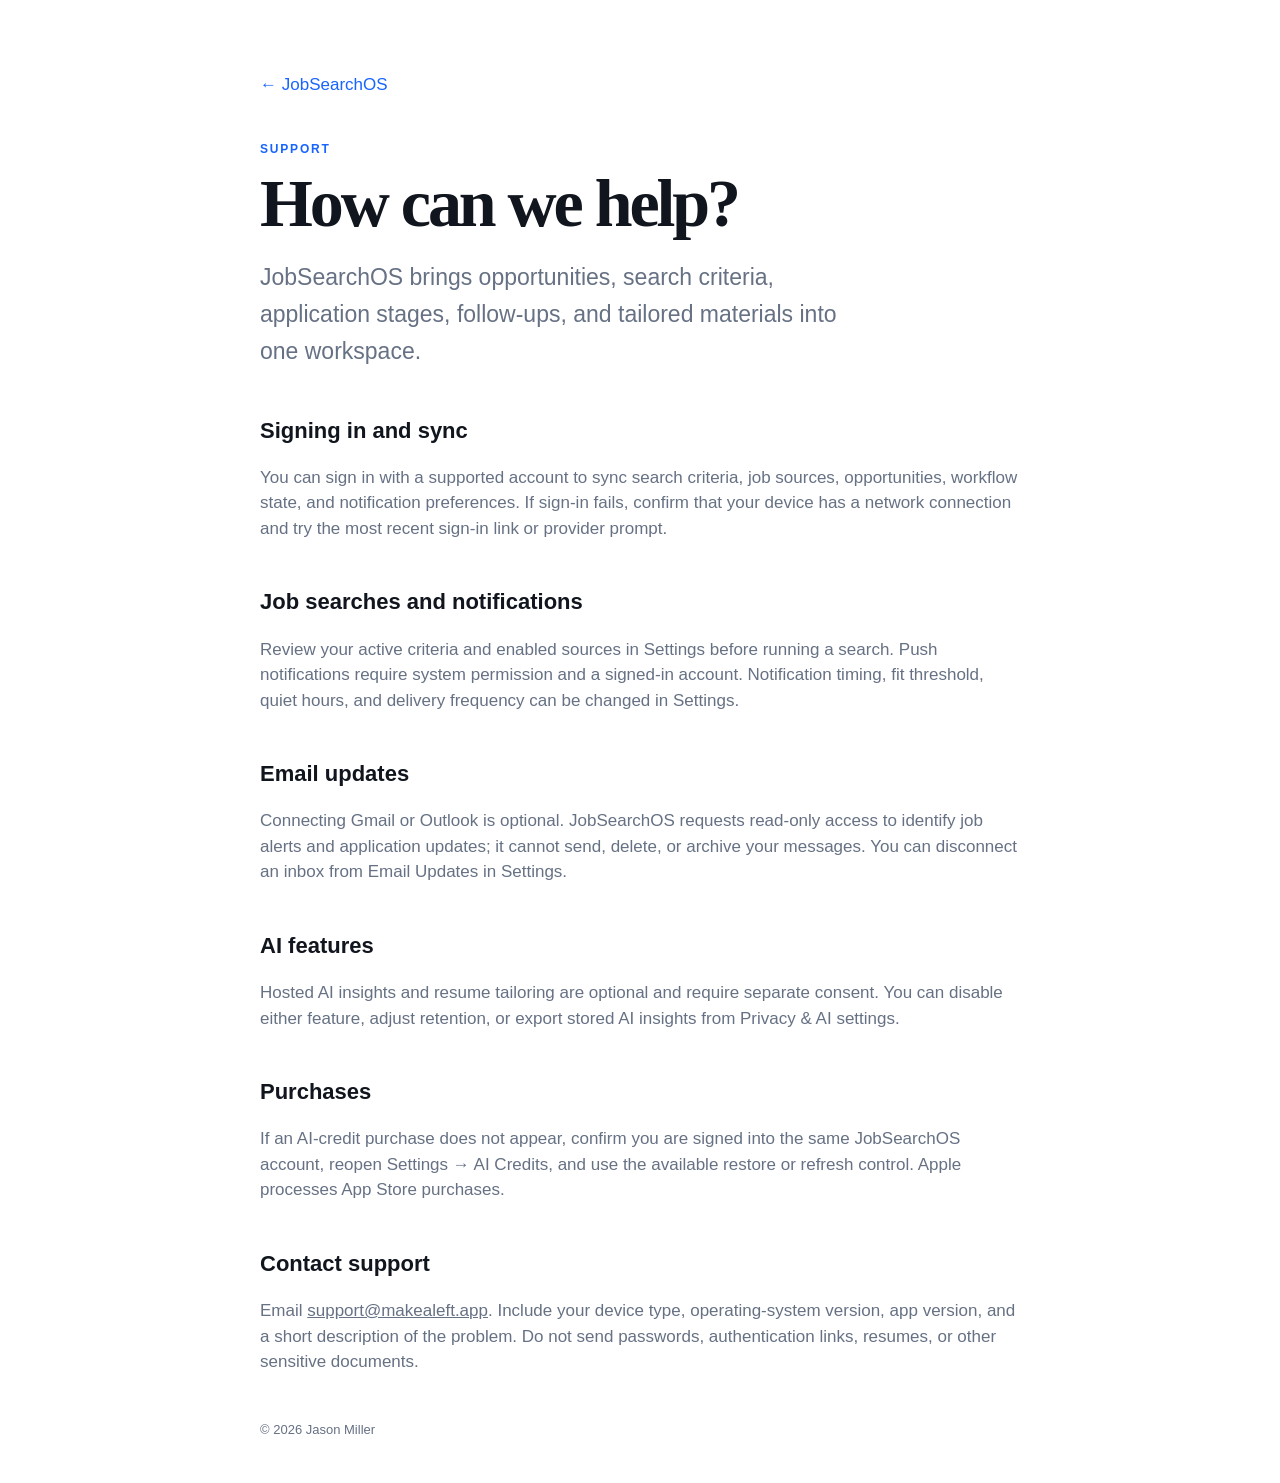
<file: jobsearchos/support/index.html>
<!doctype html>
<html lang="en"><head><meta charset="utf-8"><meta name="viewport" content="width=device-width, initial-scale=1"><title>JobSearchOS Support</title><meta name="description" content="Support for JobSearchOS."><script async src="https://www.googletagmanager.com/gtag/js?id=G-4WMYWY7BSM"></script><script src="/analytics.js"></script><link rel="stylesheet" href="/styles.css"></head>
<body><main class="shell document"><a class="back" href="/jobsearchos/">← JobSearchOS</a><p class="eyebrow">SUPPORT</p><h1>How can we help?</h1><p class="lede">JobSearchOS brings opportunities, search criteria, application stages, follow-ups, and tailored materials into one workspace.</p>
<h2>Signing in and sync</h2><p>You can sign in with a supported account to sync search criteria, job sources, opportunities, workflow state, and notification preferences. If sign-in fails, confirm that your device has a network connection and try the most recent sign-in link or provider prompt.</p>
<h2>Job searches and notifications</h2><p>Review your active criteria and enabled sources in Settings before running a search. Push notifications require system permission and a signed-in account. Notification timing, fit threshold, quiet hours, and delivery frequency can be changed in Settings.</p>
<h2>Email updates</h2><p>Connecting Gmail or Outlook is optional. JobSearchOS requests read-only access to identify job alerts and application updates; it cannot send, delete, or archive your messages. You can disconnect an inbox from Email Updates in Settings.</p>
<h2>AI features</h2><p>Hosted AI insights and resume tailoring are optional and require separate consent. You can disable either feature, adjust retention, or export stored AI insights from Privacy &amp; AI settings.</p>
<h2>Purchases</h2><p>If an AI-credit purchase does not appear, confirm you are signed into the same JobSearchOS account, reopen Settings → AI Credits, and use the available restore or refresh control. Apple processes App Store purchases.</p>
<h2>Contact support</h2><p>Email <a href="mailto:support@makealeft.app">support@makealeft.app</a>. Include your device type, operating-system version, app version, and a short description of the problem. Do not send passwords, authentication links, resumes, or other sensitive documents.</p><footer>© 2026 Jason Miller</footer></main></body></html>
</file>
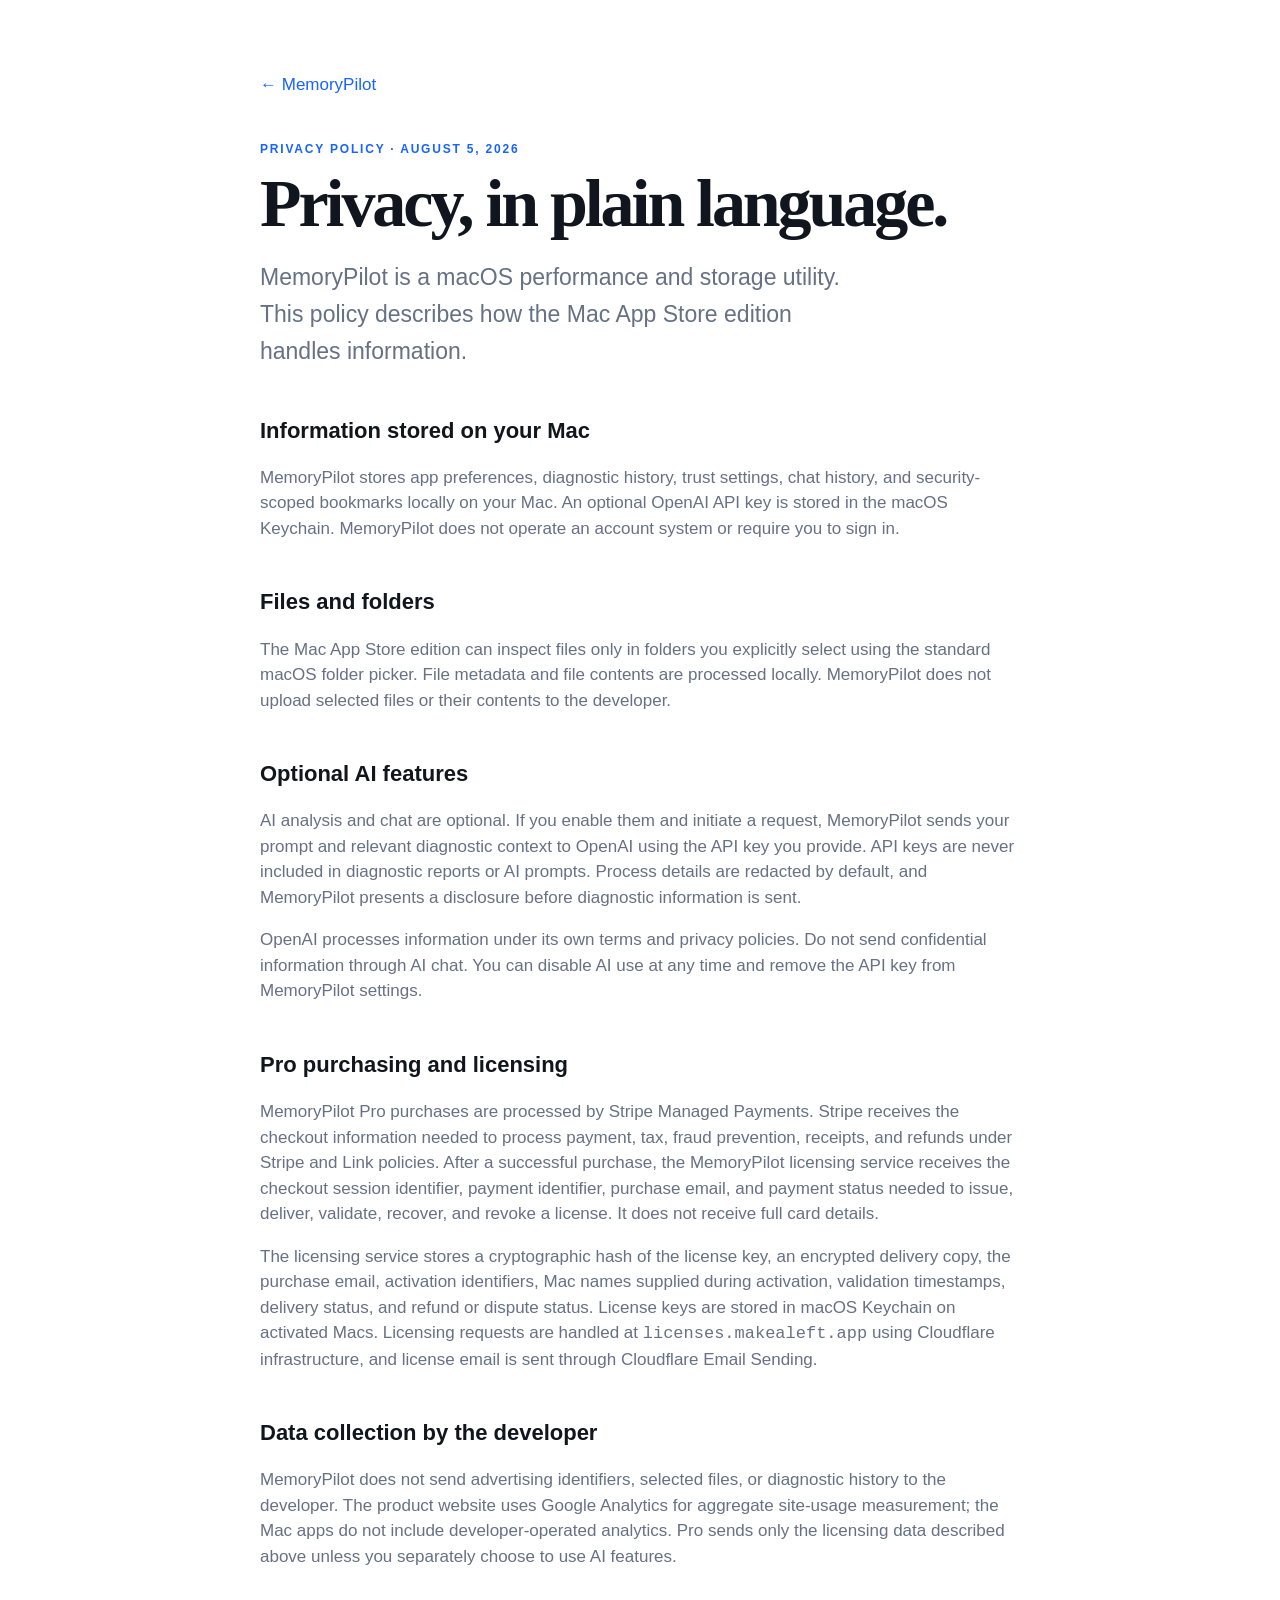
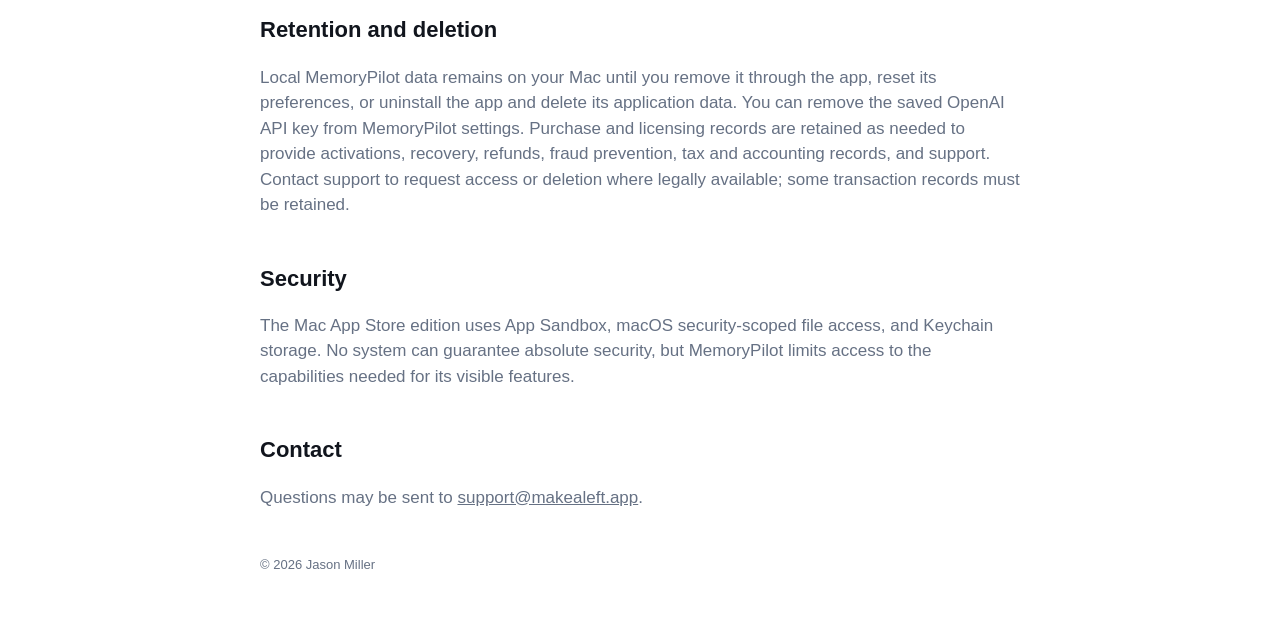
<file: memorypilot/privacy/index.html>
<!doctype html>
<html lang="en"><head><meta charset="utf-8"><meta name="viewport" content="width=device-width, initial-scale=1"><title>MemoryPilot Privacy Policy</title><script async src="https://www.googletagmanager.com/gtag/js?id=G-4WMYWY7BSM"></script><script src="/analytics.js"></script><link rel="stylesheet" href="/styles.css"></head>
<body><main class="shell document"><a class="back" href="/memorypilot/">← MemoryPilot</a><p class="eyebrow">PRIVACY POLICY · AUGUST 5, 2026</p><h1>Privacy, in plain language.</h1><p class="lede">MemoryPilot is a macOS performance and storage utility. This policy describes how the Mac App Store edition handles information.</p>
<h2>Information stored on your Mac</h2><p>MemoryPilot stores app preferences, diagnostic history, trust settings, chat history, and security-scoped bookmarks locally on your Mac. An optional OpenAI API key is stored in the macOS Keychain. MemoryPilot does not operate an account system or require you to sign in.</p>
<h2>Files and folders</h2><p>The Mac App Store edition can inspect files only in folders you explicitly select using the standard macOS folder picker. File metadata and file contents are processed locally. MemoryPilot does not upload selected files or their contents to the developer.</p>
<h2>Optional AI features</h2><p>AI analysis and chat are optional. If you enable them and initiate a request, MemoryPilot sends your prompt and relevant diagnostic context to OpenAI using the API key you provide. API keys are never included in diagnostic reports or AI prompts. Process details are redacted by default, and MemoryPilot presents a disclosure before diagnostic information is sent.</p><p>OpenAI processes information under its own terms and privacy policies. Do not send confidential information through AI chat. You can disable AI use at any time and remove the API key from MemoryPilot settings.</p>
<h2>Pro purchasing and licensing</h2><p>MemoryPilot Pro purchases are processed by Stripe Managed Payments. Stripe receives the checkout information needed to process payment, tax, fraud prevention, receipts, and refunds under Stripe and Link policies. After a successful purchase, the MemoryPilot licensing service receives the checkout session identifier, payment identifier, purchase email, and payment status needed to issue, deliver, validate, recover, and revoke a license. It does not receive full card details.</p><p>The licensing service stores a cryptographic hash of the license key, an encrypted delivery copy, the purchase email, activation identifiers, Mac names supplied during activation, validation timestamps, delivery status, and refund or dispute status. License keys are stored in macOS Keychain on activated Macs. Licensing requests are handled at <code>licenses.makealeft.app</code> using Cloudflare infrastructure, and license email is sent through Cloudflare Email Sending.</p>
<h2>Data collection by the developer</h2><p>MemoryPilot does not send advertising identifiers, selected files, or diagnostic history to the developer. The product website uses Google Analytics for aggregate site-usage measurement; the Mac apps do not include developer-operated analytics. Pro sends only the licensing data described above unless you separately choose to use AI features.</p>
<h2>Retention and deletion</h2><p>Local MemoryPilot data remains on your Mac until you remove it through the app, reset its preferences, or uninstall the app and delete its application data. You can remove the saved OpenAI API key from MemoryPilot settings. Purchase and licensing records are retained as needed to provide activations, recovery, refunds, fraud prevention, tax and accounting records, and support. Contact support to request access or deletion where legally available; some transaction records must be retained.</p>
<h2>Security</h2><p>The Mac App Store edition uses App Sandbox, macOS security-scoped file access, and Keychain storage. No system can guarantee absolute security, but MemoryPilot limits access to the capabilities needed for its visible features.</p>
<h2>Contact</h2><p>Questions may be sent to <a href="mailto:support@makealeft.app">support@makealeft.app</a>.</p><footer>© 2026 Jason Miller</footer></main></body></html>
</file>
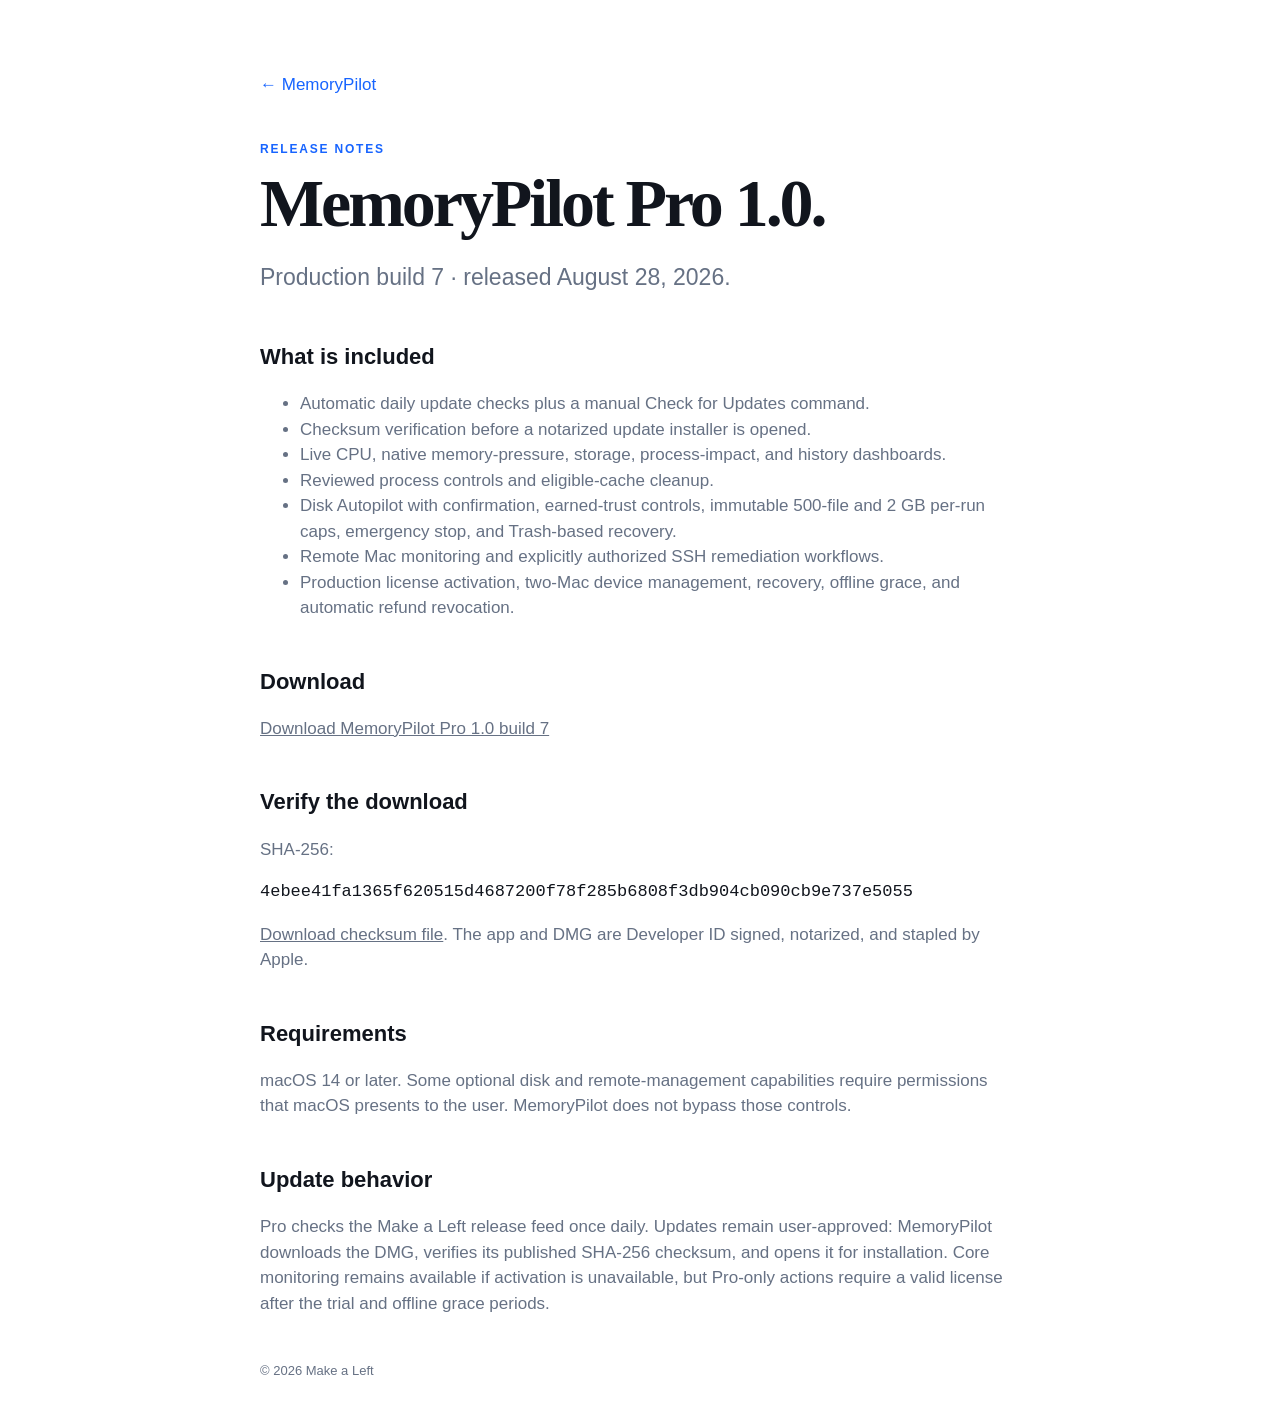
<file: memorypilot/releases/index.html>
<!doctype html>
<html lang="en"><head><meta charset="utf-8"><meta name="viewport" content="width=device-width, initial-scale=1"><title>MemoryPilot Pro Release Notes</title><script async src="https://www.googletagmanager.com/gtag/js?id=G-4WMYWY7BSM"></script><script src="/analytics.js"></script><link rel="stylesheet" href="/styles.css"></head>
<body><main class="shell document"><a class="back" href="/memorypilot/">← MemoryPilot</a><p class="eyebrow">RELEASE NOTES</p><h1>MemoryPilot Pro 1.0.</h1><p class="lede">Production build 7 · released August 28, 2026.</p>
<h2>What is included</h2><ul><li>Automatic daily update checks plus a manual Check for Updates command.</li><li>Checksum verification before a notarized update installer is opened.</li><li>Live CPU, native memory-pressure, storage, process-impact, and history dashboards.</li><li>Reviewed process controls and eligible-cache cleanup.</li><li>Disk Autopilot with confirmation, earned-trust controls, immutable 500-file and 2 GB per-run caps, emergency stop, and Trash-based recovery.</li><li>Remote Mac monitoring and explicitly authorized SSH remediation workflows.</li><li>Production license activation, two-Mac device management, recovery, offline grace, and automatic refund revocation.</li></ul>
<h2>Download</h2><p><a href="/memorypilot/downloads/MemoryPilot-Pro-1.0-build7.dmg">Download MemoryPilot Pro 1.0 build 7</a></p>
<h2>Verify the download</h2><p>SHA-256:</p><pre><code>4ebee41fa1365f620515d4687200f78f285b6808f3db904cb090cb9e737e5055</code></pre><p><a href="/memorypilot/downloads/MemoryPilot-Pro-1.0-build7.dmg.sha256">Download checksum file</a>. The app and DMG are Developer ID signed, notarized, and stapled by Apple.</p>
<h2>Requirements</h2><p>macOS 14 or later. Some optional disk and remote-management capabilities require permissions that macOS presents to the user. MemoryPilot does not bypass those controls.</p>
<h2>Update behavior</h2><p>Pro checks the Make a Left release feed once daily. Updates remain user-approved: MemoryPilot downloads the DMG, verifies its published SHA-256 checksum, and opens it for installation. Core monitoring remains available if activation is unavailable, but Pro-only actions require a valid license after the trial and offline grace periods.</p><footer>© 2026 Make a Left</footer></main></body></html>
</file>
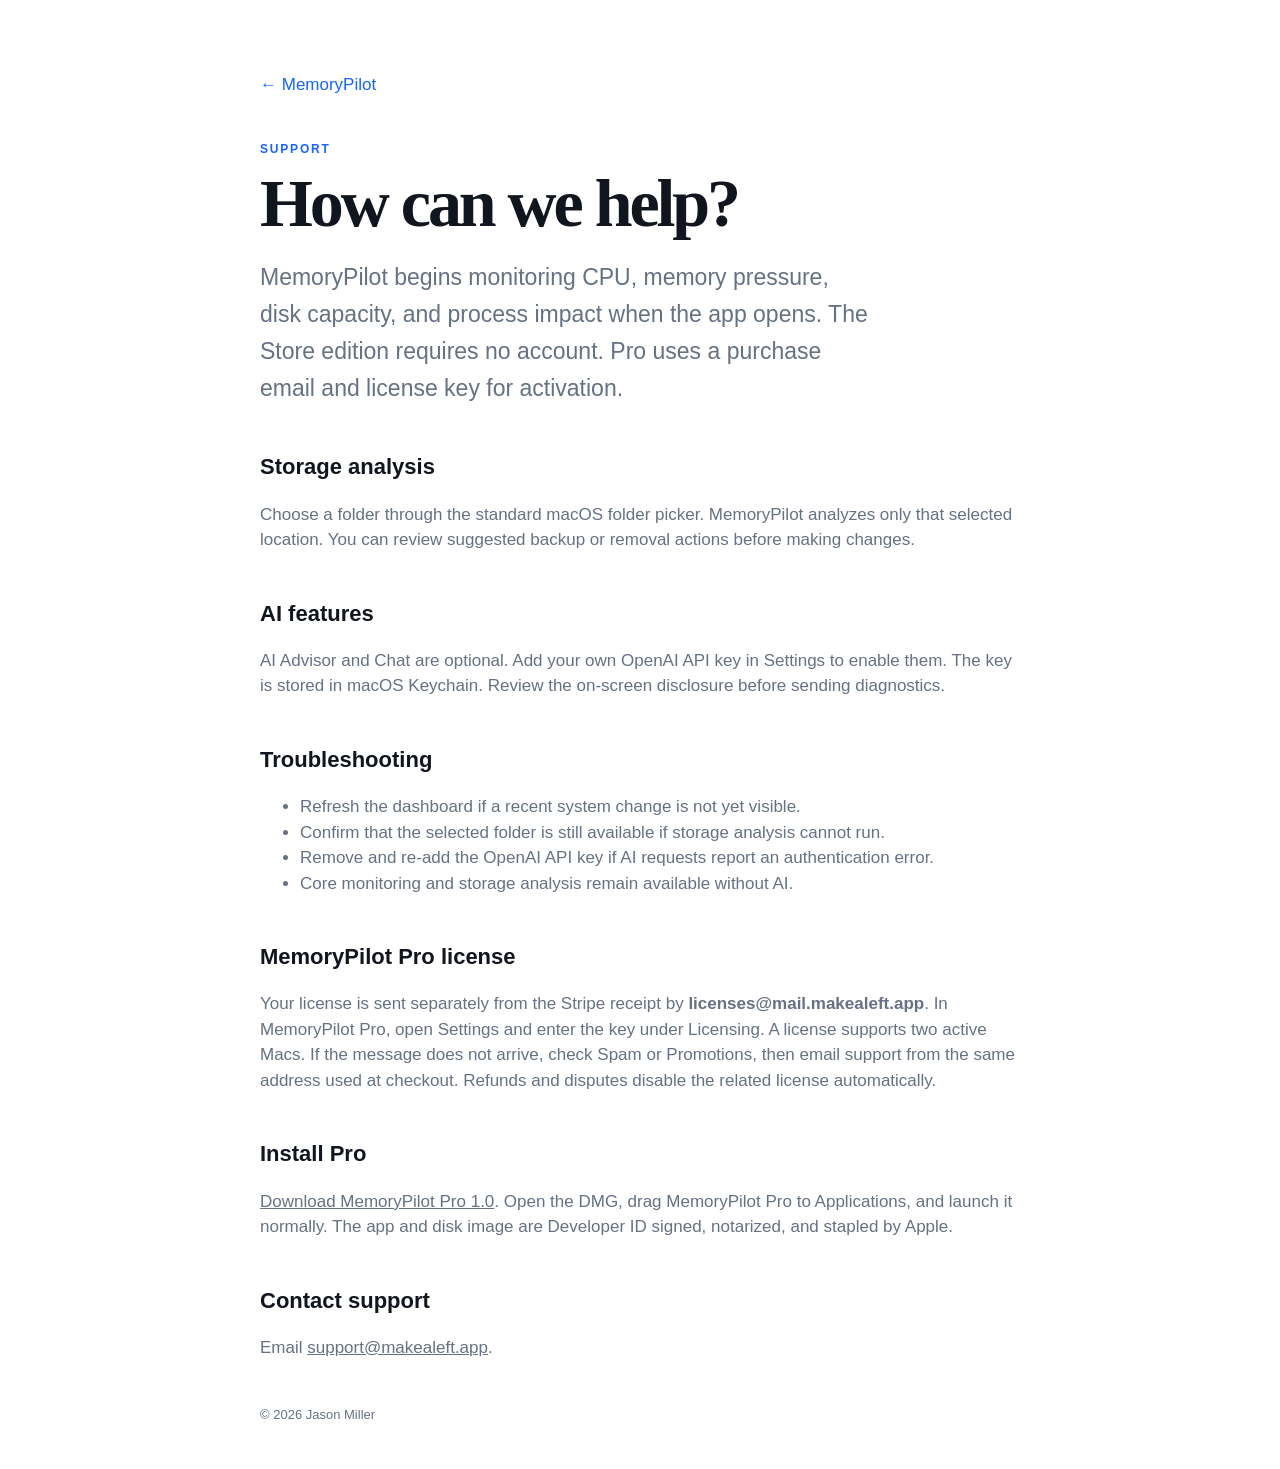
<file: memorypilot/support/index.html>
<!doctype html>
<html lang="en"><head><meta charset="utf-8"><meta name="viewport" content="width=device-width, initial-scale=1"><title>MemoryPilot Support</title><script async src="https://www.googletagmanager.com/gtag/js?id=G-4WMYWY7BSM"></script><script src="/analytics.js"></script><link rel="stylesheet" href="/styles.css"></head>
<body><main class="shell document"><a class="back" href="/memorypilot/">← MemoryPilot</a><p class="eyebrow">SUPPORT</p><h1>How can we help?</h1><p class="lede">MemoryPilot begins monitoring CPU, memory pressure, disk capacity, and process impact when the app opens. The Store edition requires no account. Pro uses a purchase email and license key for activation.</p>
<h2>Storage analysis</h2><p>Choose a folder through the standard macOS folder picker. MemoryPilot analyzes only that selected location. You can review suggested backup or removal actions before making changes.</p>
<h2>AI features</h2><p>AI Advisor and Chat are optional. Add your own OpenAI API key in Settings to enable them. The key is stored in macOS Keychain. Review the on-screen disclosure before sending diagnostics.</p>
<h2>Troubleshooting</h2><ul><li>Refresh the dashboard if a recent system change is not yet visible.</li><li>Confirm that the selected folder is still available if storage analysis cannot run.</li><li>Remove and re-add the OpenAI API key if AI requests report an authentication error.</li><li>Core monitoring and storage analysis remain available without AI.</li></ul>
<h2>MemoryPilot Pro license</h2><p>Your license is sent separately from the Stripe receipt by <strong>licenses@mail.makealeft.app</strong>. In MemoryPilot Pro, open Settings and enter the key under Licensing. A license supports two active Macs. If the message does not arrive, check Spam or Promotions, then email support from the same address used at checkout. Refunds and disputes disable the related license automatically.</p>
<h2>Install Pro</h2><p><a href="/memorypilot/downloads/MemoryPilot-Pro-1.0-build6.dmg">Download MemoryPilot Pro 1.0</a>. Open the DMG, drag MemoryPilot Pro to Applications, and launch it normally. The app and disk image are Developer ID signed, notarized, and stapled by Apple.</p>
<h2>Contact support</h2><p>Email <a href="mailto:support@makealeft.app">support@makealeft.app</a>.</p><footer>© 2026 Jason Miller</footer></main></body></html>
</file>
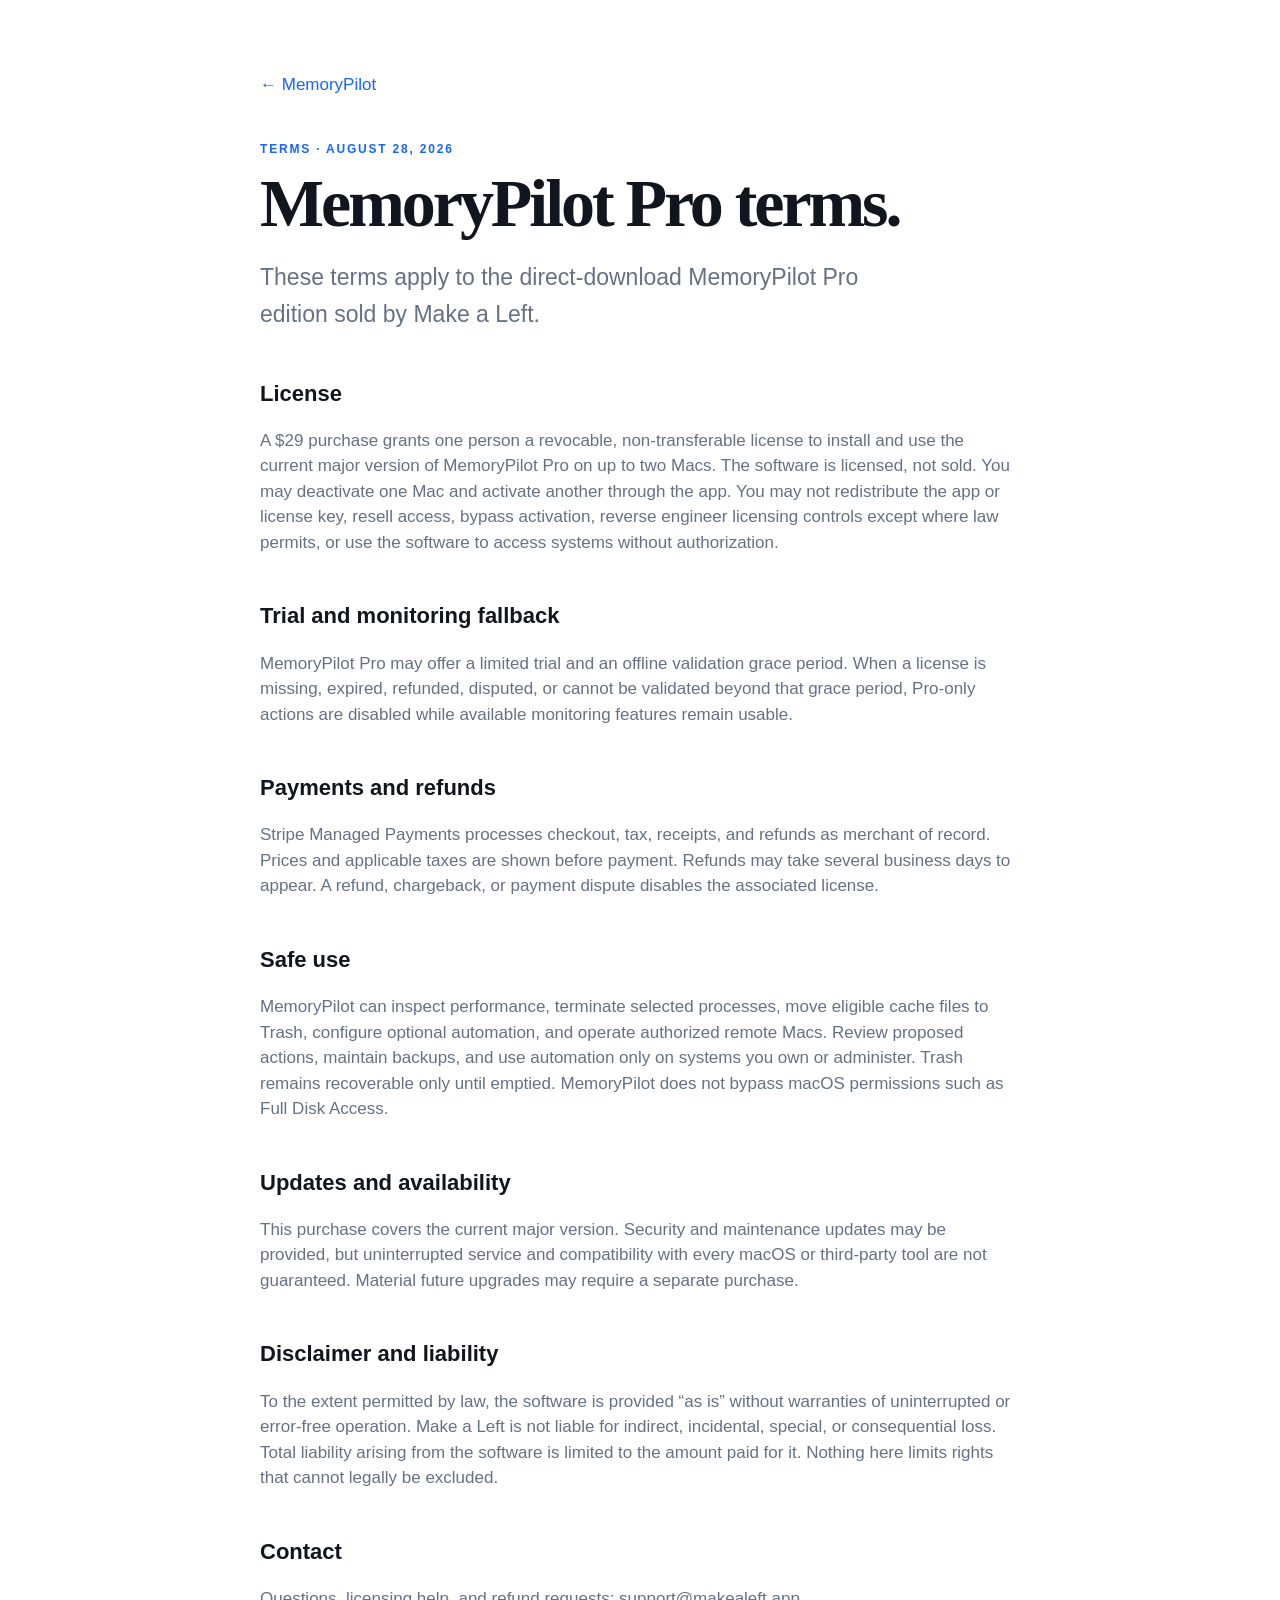
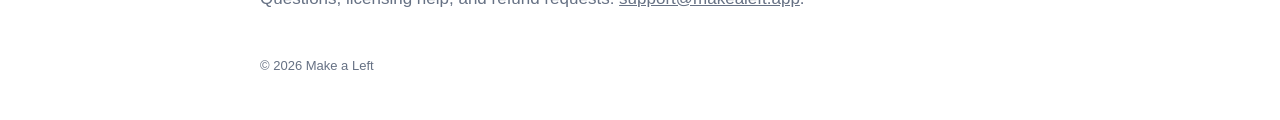
<file: memorypilot/terms/index.html>
<!doctype html>
<html lang="en"><head><meta charset="utf-8"><meta name="viewport" content="width=device-width, initial-scale=1"><title>MemoryPilot Pro Terms</title><script async src="https://www.googletagmanager.com/gtag/js?id=G-4WMYWY7BSM"></script><script src="/analytics.js"></script><link rel="stylesheet" href="/styles.css"></head>
<body><main class="shell document"><a class="back" href="/memorypilot/">← MemoryPilot</a><p class="eyebrow">TERMS · AUGUST 28, 2026</p><h1>MemoryPilot Pro terms.</h1><p class="lede">These terms apply to the direct-download MemoryPilot Pro edition sold by Make a Left.</p>
<h2>License</h2><p>A $29 purchase grants one person a revocable, non-transferable license to install and use the current major version of MemoryPilot Pro on up to two Macs. The software is licensed, not sold. You may deactivate one Mac and activate another through the app. You may not redistribute the app or license key, resell access, bypass activation, reverse engineer licensing controls except where law permits, or use the software to access systems without authorization.</p>
<h2>Trial and monitoring fallback</h2><p>MemoryPilot Pro may offer a limited trial and an offline validation grace period. When a license is missing, expired, refunded, disputed, or cannot be validated beyond that grace period, Pro-only actions are disabled while available monitoring features remain usable.</p>
<h2>Payments and refunds</h2><p>Stripe Managed Payments processes checkout, tax, receipts, and refunds as merchant of record. Prices and applicable taxes are shown before payment. Refunds may take several business days to appear. A refund, chargeback, or payment dispute disables the associated license.</p>
<h2>Safe use</h2><p>MemoryPilot can inspect performance, terminate selected processes, move eligible cache files to Trash, configure optional automation, and operate authorized remote Macs. Review proposed actions, maintain backups, and use automation only on systems you own or administer. Trash remains recoverable only until emptied. MemoryPilot does not bypass macOS permissions such as Full Disk Access.</p>
<h2>Updates and availability</h2><p>This purchase covers the current major version. Security and maintenance updates may be provided, but uninterrupted service and compatibility with every macOS or third-party tool are not guaranteed. Material future upgrades may require a separate purchase.</p>
<h2>Disclaimer and liability</h2><p>To the extent permitted by law, the software is provided “as is” without warranties of uninterrupted or error-free operation. Make a Left is not liable for indirect, incidental, special, or consequential loss. Total liability arising from the software is limited to the amount paid for it. Nothing here limits rights that cannot legally be excluded.</p>
<h2>Contact</h2><p>Questions, licensing help, and refund requests: <a href="mailto:support@makealeft.app">support@makealeft.app</a>.</p><footer>© 2026 Make a Left</footer></main></body></html>
</file>
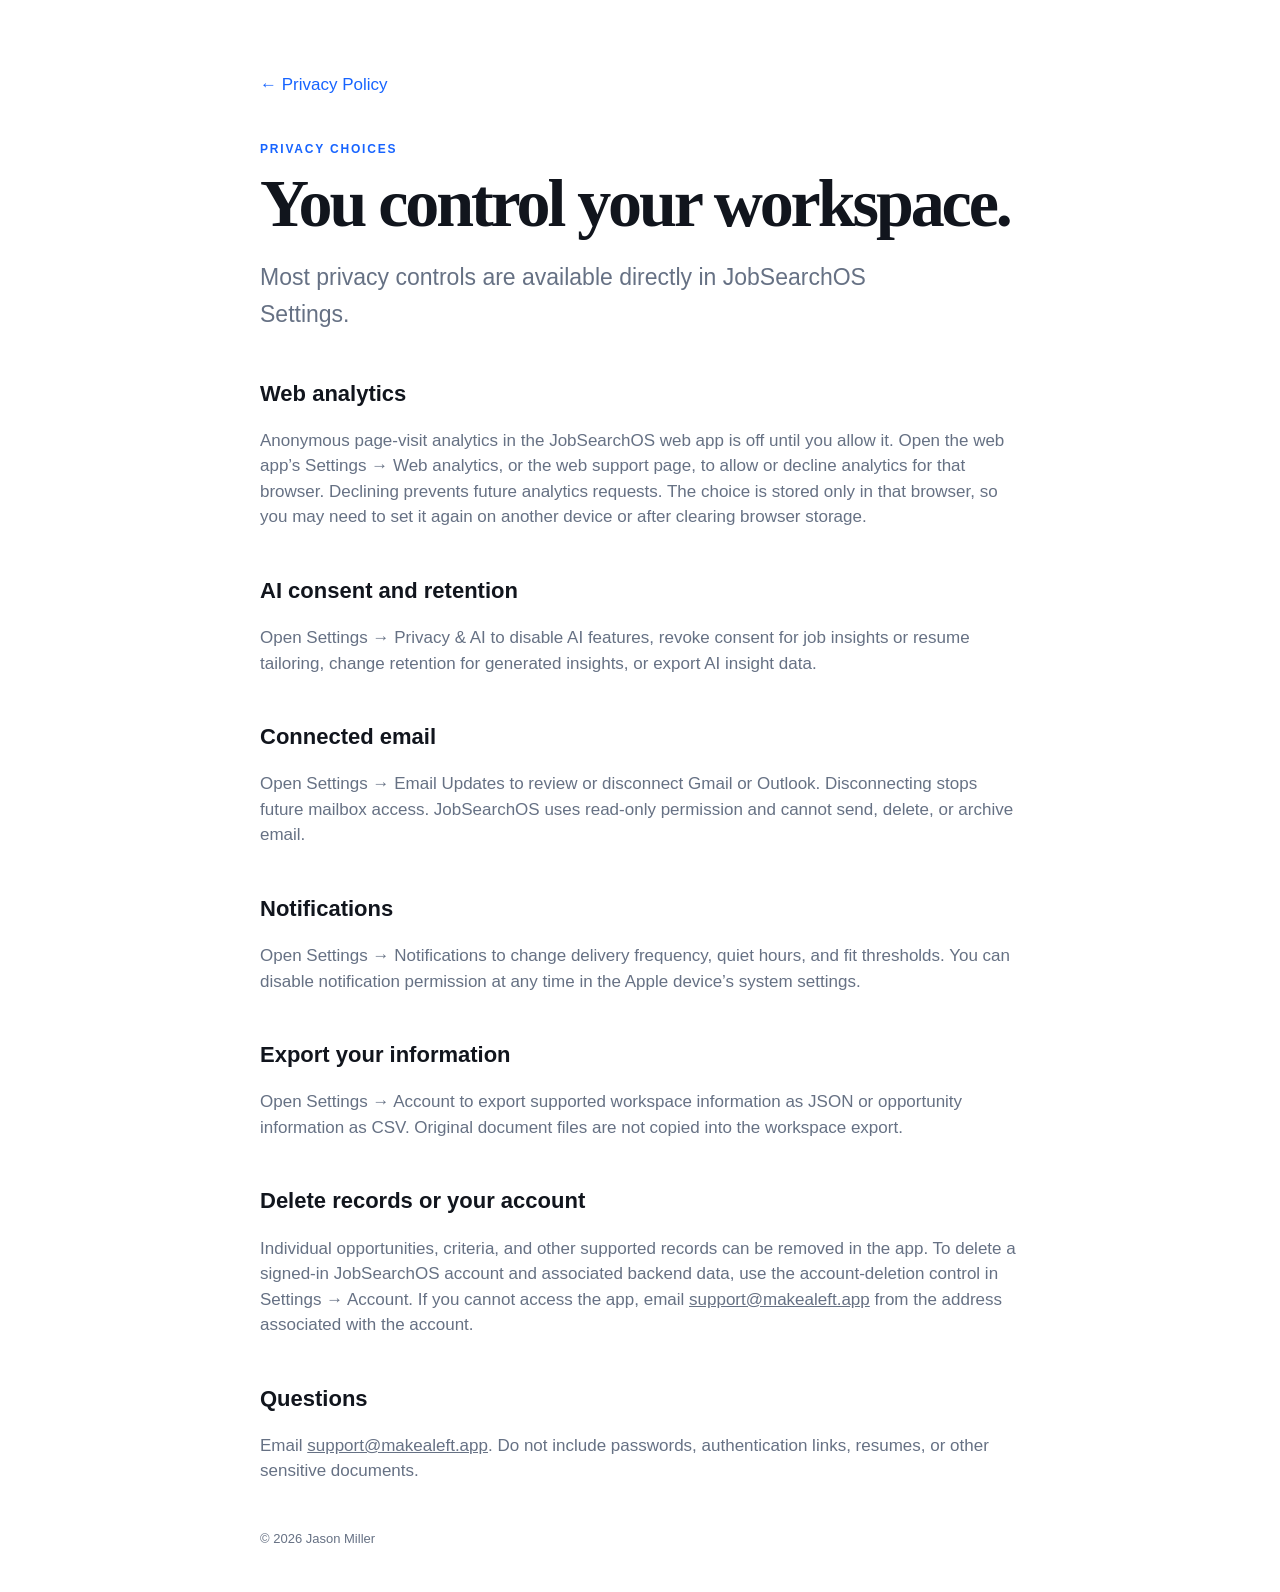
<file: jobsearchos/privacy/choices/index.html>
<!doctype html>
<html lang="en"><head><meta charset="utf-8"><meta name="viewport" content="width=device-width, initial-scale=1"><title>JobSearchOS Privacy Choices</title><meta name="description" content="Manage JobSearchOS privacy choices, exports, connections, and deletion."><script async src="https://www.googletagmanager.com/gtag/js?id=G-4WMYWY7BSM"></script><script src="/analytics.js"></script><link rel="stylesheet" href="/styles.css"></head>
<body><main class="shell document"><a class="back" href="/jobsearchos/privacy/">← Privacy Policy</a><p class="eyebrow">PRIVACY CHOICES</p><h1>You control your workspace.</h1><p class="lede">Most privacy controls are available directly in JobSearchOS Settings.</p>
<h2>Web analytics</h2><p>Anonymous page-visit analytics in the JobSearchOS web app is off until you allow it. Open the web app’s Settings → Web analytics, or the web support page, to allow or decline analytics for that browser. Declining prevents future analytics requests. The choice is stored only in that browser, so you may need to set it again on another device or after clearing browser storage.</p>
<h2>AI consent and retention</h2><p>Open Settings → Privacy &amp; AI to disable AI features, revoke consent for job insights or resume tailoring, change retention for generated insights, or export AI insight data.</p>
<h2>Connected email</h2><p>Open Settings → Email Updates to review or disconnect Gmail or Outlook. Disconnecting stops future mailbox access. JobSearchOS uses read-only permission and cannot send, delete, or archive email.</p>
<h2>Notifications</h2><p>Open Settings → Notifications to change delivery frequency, quiet hours, and fit thresholds. You can disable notification permission at any time in the Apple device’s system settings.</p>
<h2>Export your information</h2><p>Open Settings → Account to export supported workspace information as JSON or opportunity information as CSV. Original document files are not copied into the workspace export.</p>
<h2>Delete records or your account</h2><p>Individual opportunities, criteria, and other supported records can be removed in the app. To delete a signed-in JobSearchOS account and associated backend data, use the account-deletion control in Settings → Account. If you cannot access the app, email <a href="mailto:support@makealeft.app?subject=JobSearchOS%20account%20deletion">support@makealeft.app</a> from the address associated with the account.</p>
<h2>Questions</h2><p>Email <a href="mailto:support@makealeft.app">support@makealeft.app</a>. Do not include passwords, authentication links, resumes, or other sensitive documents.</p><footer>© 2026 Jason Miller</footer></main></body></html>
</file>
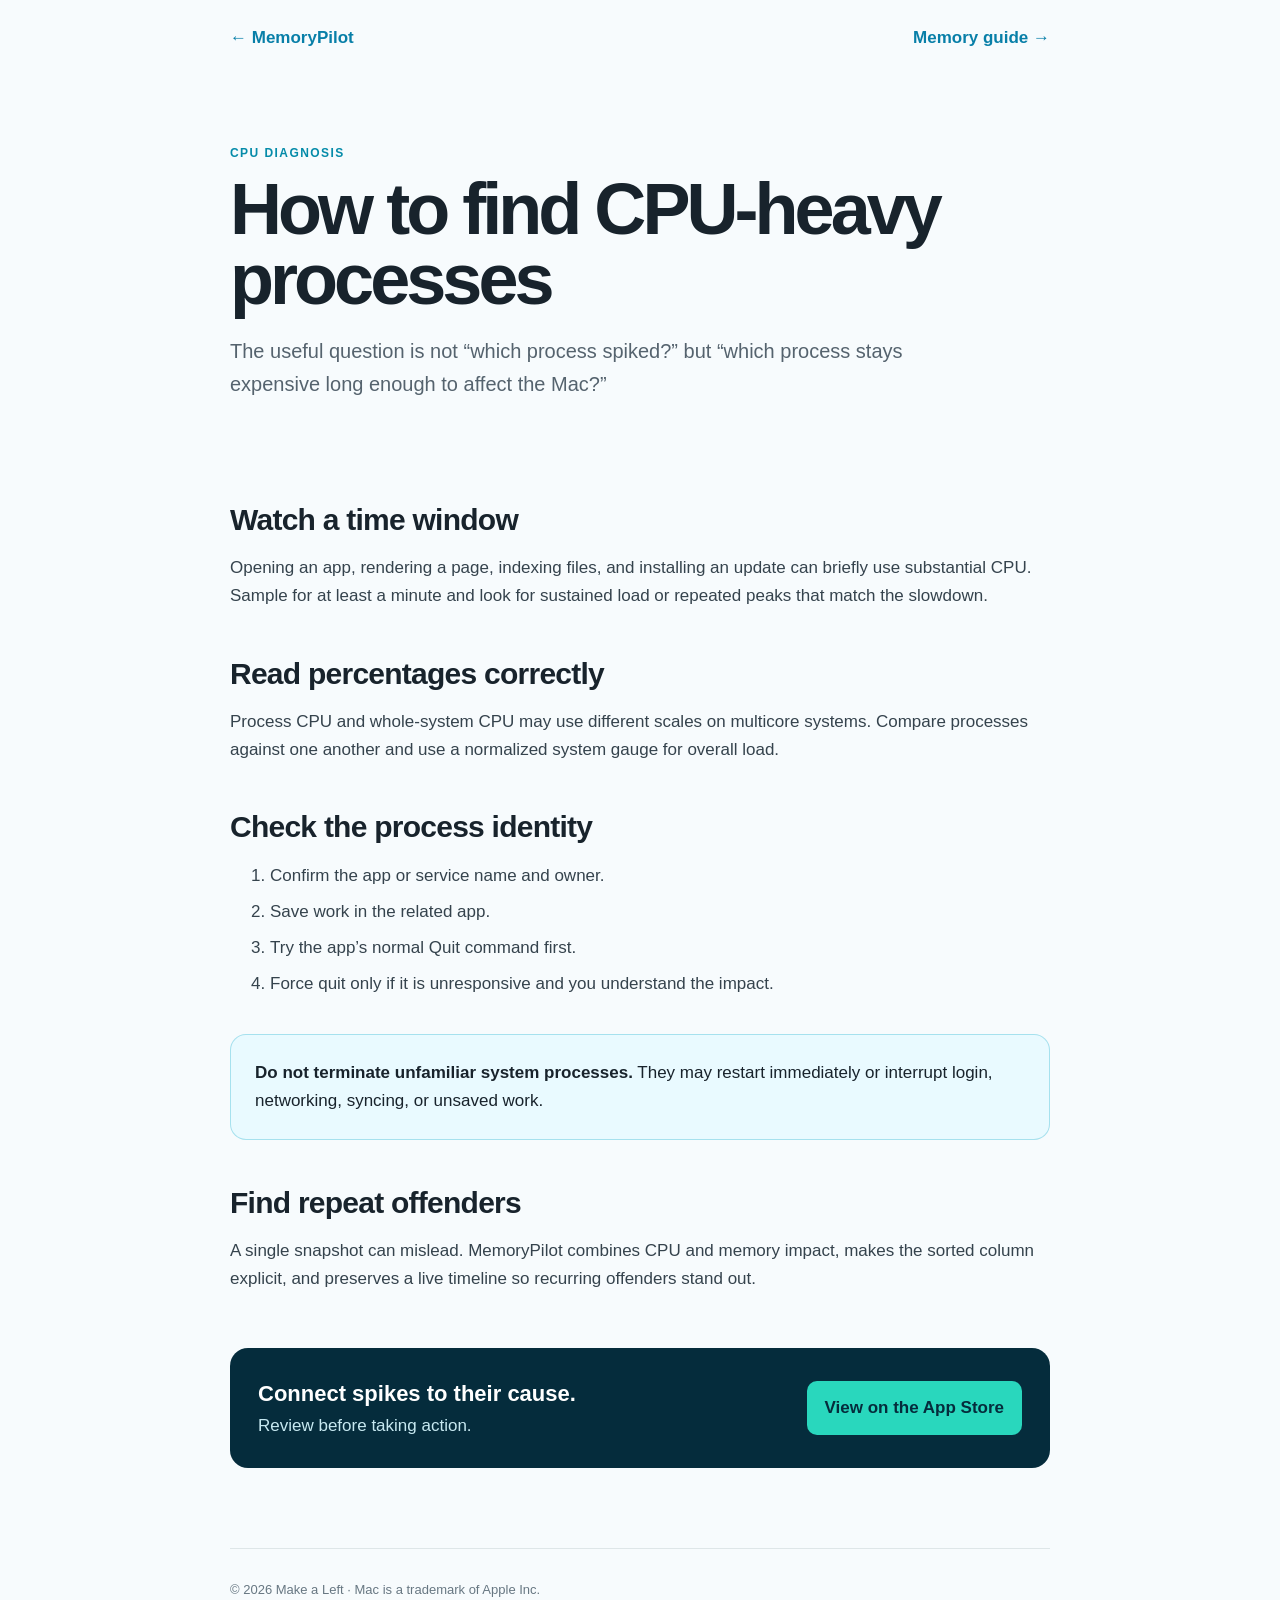
<file: memorypilot/guides/find-cpu-heavy-processes/index.html>
<!doctype html><html lang="en"><head><meta charset="utf-8"><meta name="viewport" content="width=device-width,initial-scale=1"><title>How to Find CPU-Heavy Processes on a Mac — MemoryPilot</title><meta name="description" content="Find the apps and background processes using the most CPU, distinguish normal spikes from persistent load, and respond safely."><link rel="canonical" href="https://apps.makealeft.app/memorypilot/guides/find-cpu-heavy-processes/"><meta property="og:title" content="How to find CPU-heavy processes on a Mac"><meta property="og:description" content="A safe workflow for diagnosing persistent CPU load."><meta property="og:type" content="article"><meta property="og:url" content="https://apps.makealeft.app/memorypilot/guides/find-cpu-heavy-processes/"><link rel="icon" href="/memorypilot/assets/app-icon.png"><script async src="https://www.googletagmanager.com/gtag/js?id=G-4WMYWY7BSM"></script><script src="/analytics.js"></script><link rel="stylesheet" href="/styles.css"></head><body class="guide-page"><nav class="guide-nav guide-wrap"><a href="/memorypilot/">← MemoryPilot</a><a href="/memorypilot/guides/why-mac-uses-so-much-memory/">Memory guide →</a></nav><header class="guide-hero guide-wrap"><div class="guide-kicker">CPU diagnosis</div><h1>How to find CPU-heavy processes</h1><p>The useful question is not “which process spiked?” but “which process stays expensive long enough to affect the Mac?”</p></header><article class="guide-article guide-wrap"><h2>Watch a time window</h2><p>Opening an app, rendering a page, indexing files, and installing an update can briefly use substantial CPU. Sample for at least a minute and look for sustained load or repeated peaks that match the slowdown.</p><h2>Read percentages correctly</h2><p>Process CPU and whole-system CPU may use different scales on multicore systems. Compare processes against one another and use a normalized system gauge for overall load.</p><h2>Check the process identity</h2><ol><li>Confirm the app or service name and owner.</li><li>Save work in the related app.</li><li>Try the app’s normal Quit command first.</li><li>Force quit only if it is unresponsive and you understand the impact.</li></ol><div class="guide-callout"><strong>Do not terminate unfamiliar system processes.</strong> They may restart immediately or interrupt login, networking, syncing, or unsaved work.</div><h2>Find repeat offenders</h2><p>A single snapshot can mislead. MemoryPilot combines CPU and memory impact, makes the sorted column explicit, and preserves a live timeline so recurring offenders stand out.</p><div class="guide-cta"><div><strong>Connect spikes to their cause.</strong><span>Review before taking action.</span></div><a href="https://apps.apple.com/us/app/memorypilot-system-optimizer/id6798454081?mt=12&amp;ct=guide_cpu_processes">View on the App Store</a></div></article><footer class="guide-footer guide-wrap">© 2026 Make a Left · Mac is a trademark of Apple Inc.</footer></body></html>
</file>
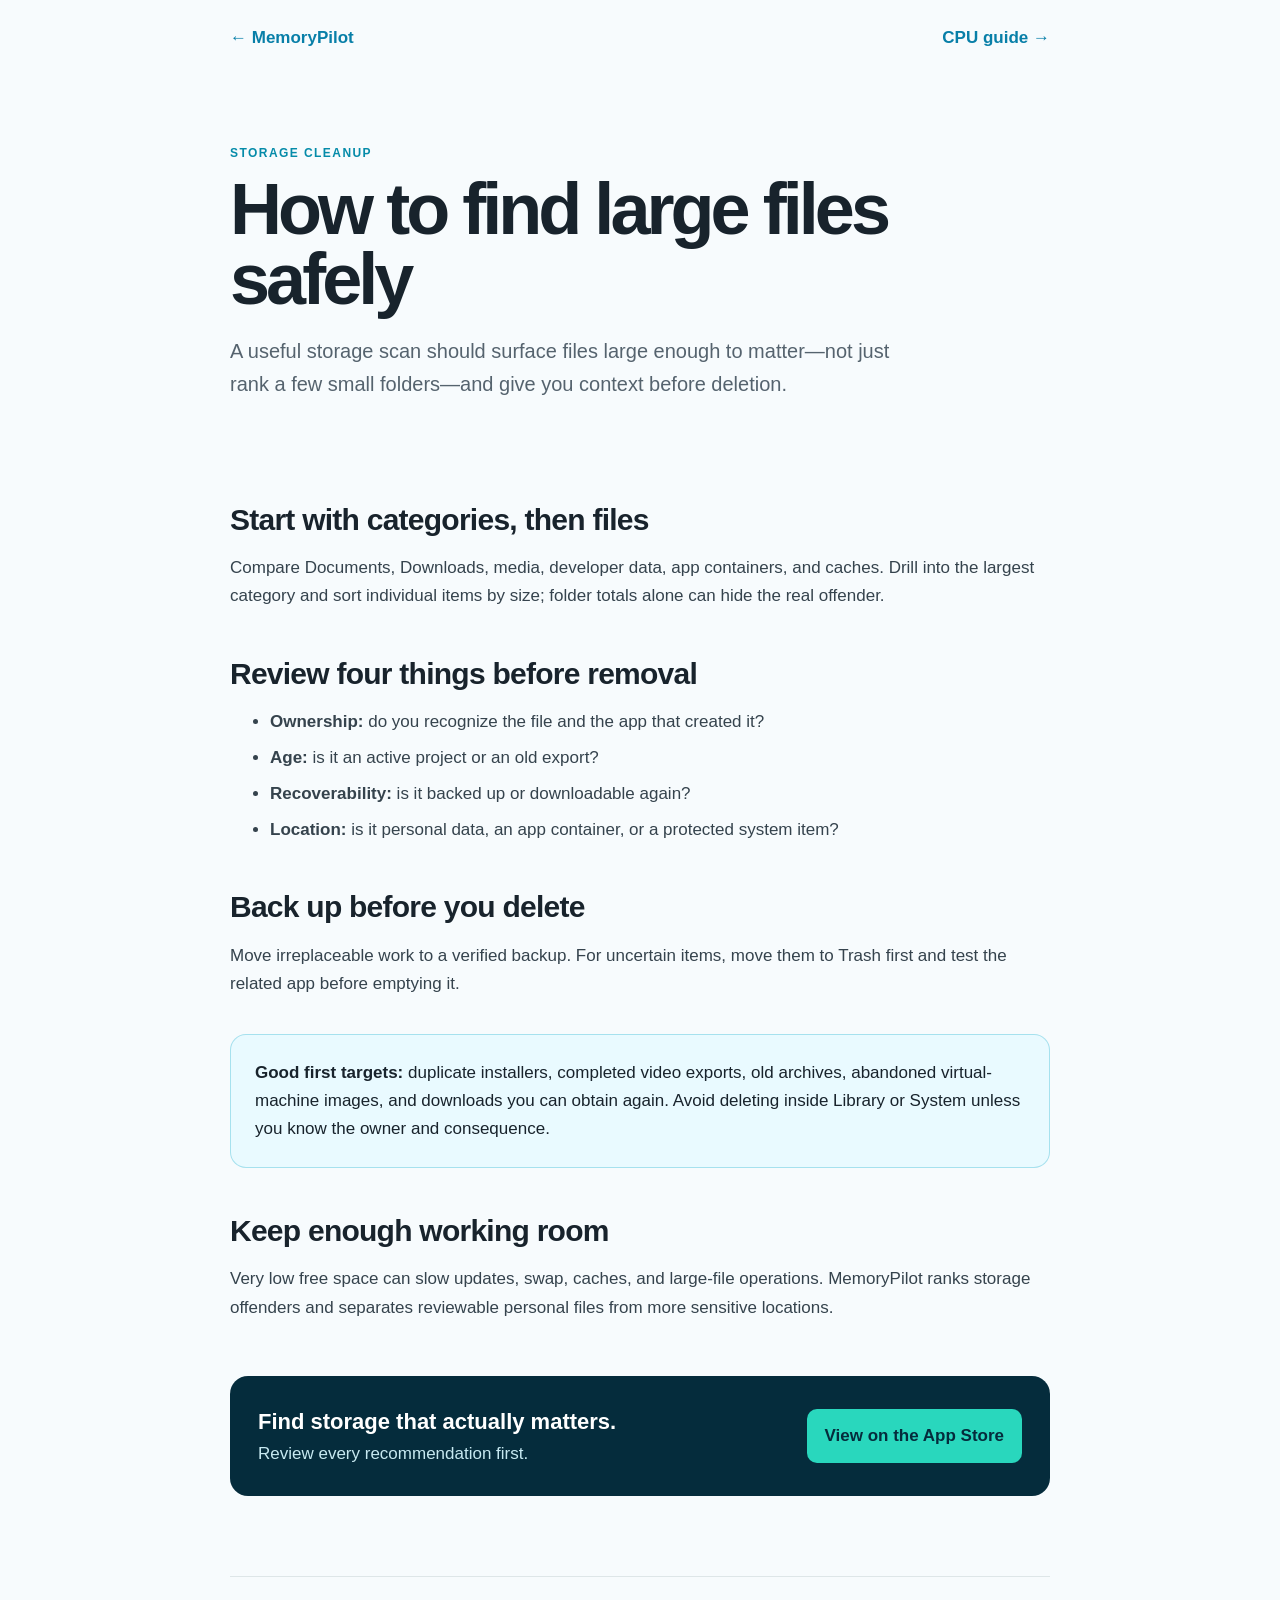
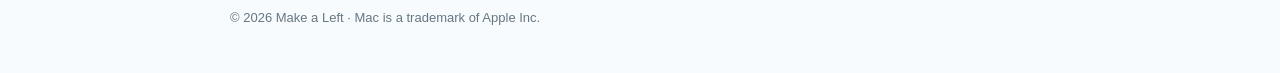
<file: memorypilot/guides/find-large-files-safely/index.html>
<!doctype html><html lang="en"><head><meta charset="utf-8"><meta name="viewport" content="width=device-width,initial-scale=1"><title>How to Find Large Files Safely on a Mac — MemoryPilot</title><meta name="description" content="Reclaim storage safely by finding genuinely large files, reviewing ownership and recoverability, and avoiding risky system cleanup."><link rel="canonical" href="https://apps.makealeft.app/memorypilot/guides/find-large-files-safely/"><meta property="og:title" content="How to find large files safely on a Mac"><meta property="og:description" content="A review-first storage cleanup workflow."><meta property="og:type" content="article"><meta property="og:url" content="https://apps.makealeft.app/memorypilot/guides/find-large-files-safely/"><link rel="icon" href="/memorypilot/assets/app-icon.png"><script async src="https://www.googletagmanager.com/gtag/js?id=G-4WMYWY7BSM"></script><script src="/analytics.js"></script><link rel="stylesheet" href="/styles.css"></head><body class="guide-page"><nav class="guide-nav guide-wrap"><a href="/memorypilot/">← MemoryPilot</a><a href="/memorypilot/guides/find-cpu-heavy-processes/">CPU guide →</a></nav><header class="guide-hero guide-wrap"><div class="guide-kicker">Storage cleanup</div><h1>How to find large files safely</h1><p>A useful storage scan should surface files large enough to matter—not just rank a few small folders—and give you context before deletion.</p></header><article class="guide-article guide-wrap"><h2>Start with categories, then files</h2><p>Compare Documents, Downloads, media, developer data, app containers, and caches. Drill into the largest category and sort individual items by size; folder totals alone can hide the real offender.</p><h2>Review four things before removal</h2><ul><li><strong>Ownership:</strong> do you recognize the file and the app that created it?</li><li><strong>Age:</strong> is it an active project or an old export?</li><li><strong>Recoverability:</strong> is it backed up or downloadable again?</li><li><strong>Location:</strong> is it personal data, an app container, or a protected system item?</li></ul><h2>Back up before you delete</h2><p>Move irreplaceable work to a verified backup. For uncertain items, move them to Trash first and test the related app before emptying it.</p><div class="guide-callout"><strong>Good first targets:</strong> duplicate installers, completed video exports, old archives, abandoned virtual-machine images, and downloads you can obtain again. Avoid deleting inside Library or System unless you know the owner and consequence.</div><h2>Keep enough working room</h2><p>Very low free space can slow updates, swap, caches, and large-file operations. MemoryPilot ranks storage offenders and separates reviewable personal files from more sensitive locations.</p><div class="guide-cta"><div><strong>Find storage that actually matters.</strong><span>Review every recommendation first.</span></div><a href="https://apps.apple.com/us/app/memorypilot-system-optimizer/id6798454081?mt=12&amp;ct=guide_large_files">View on the App Store</a></div></article><footer class="guide-footer guide-wrap">© 2026 Make a Left · Mac is a trademark of Apple Inc.</footer></body></html>
</file>
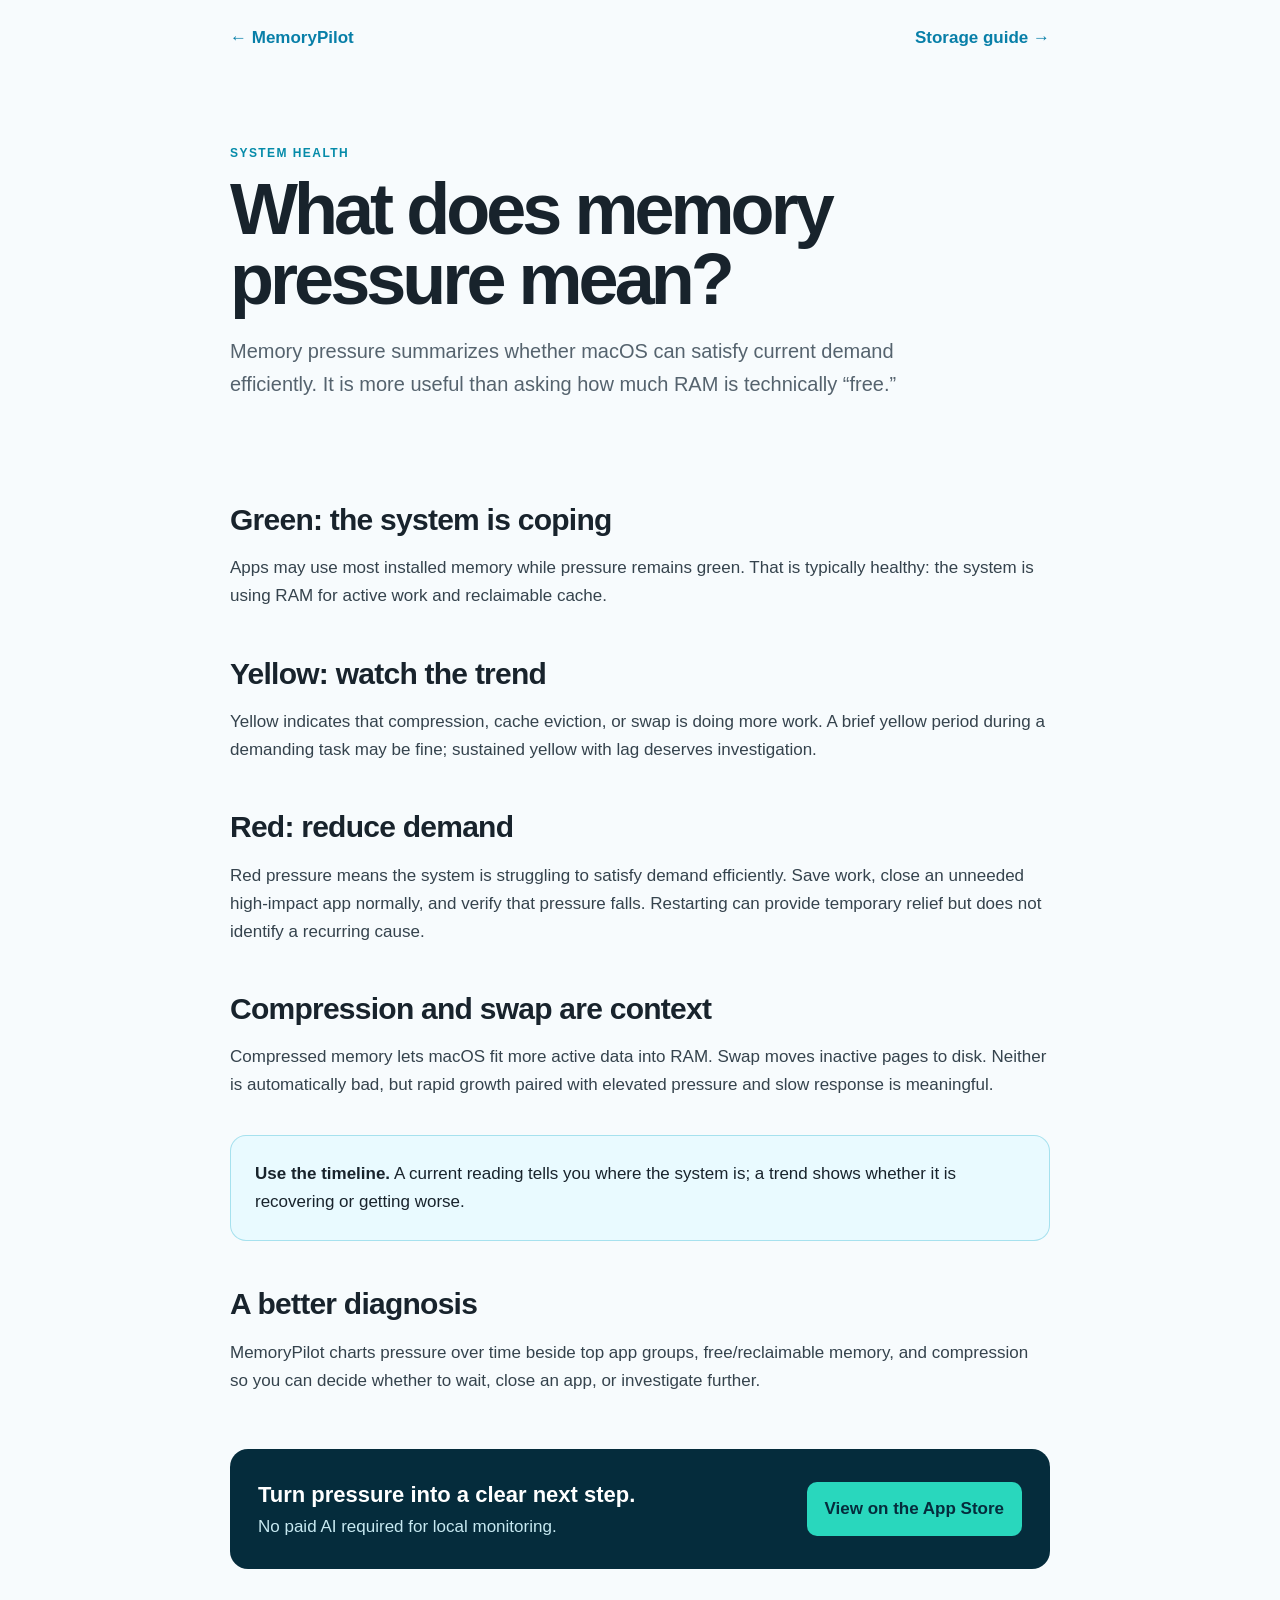
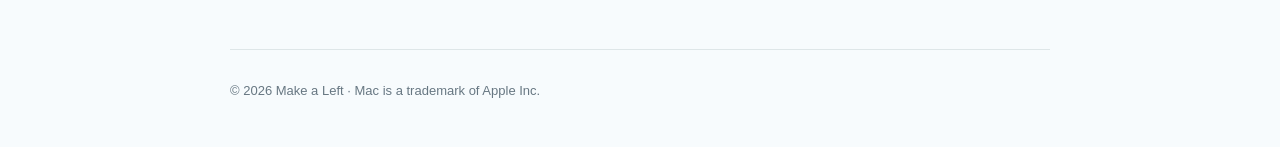
<file: memorypilot/guides/understand-memory-pressure/index.html>
<!doctype html><html lang="en"><head><meta charset="utf-8"><meta name="viewport" content="width=device-width,initial-scale=1"><title>What Memory Pressure Means on a Mac — MemoryPilot</title><meta name="description" content="Understand green, yellow, and red memory pressure, compression and swap, and the safest response to sustained pressure."><link rel="canonical" href="https://apps.makealeft.app/memorypilot/guides/understand-memory-pressure/"><meta property="og:title" content="What memory pressure means on a Mac"><meta property="og:description" content="Understand the memory signal that matters."><meta property="og:type" content="article"><meta property="og:url" content="https://apps.makealeft.app/memorypilot/guides/understand-memory-pressure/"><link rel="icon" href="/memorypilot/assets/app-icon.png"><script async src="https://www.googletagmanager.com/gtag/js?id=G-4WMYWY7BSM"></script><script src="/analytics.js"></script><link rel="stylesheet" href="/styles.css"></head><body class="guide-page"><nav class="guide-nav guide-wrap"><a href="/memorypilot/">← MemoryPilot</a><a href="/memorypilot/guides/find-large-files-safely/">Storage guide →</a></nav><header class="guide-hero guide-wrap"><div class="guide-kicker">System health</div><h1>What does memory pressure mean?</h1><p>Memory pressure summarizes whether macOS can satisfy current demand efficiently. It is more useful than asking how much RAM is technically “free.”</p></header><article class="guide-article guide-wrap"><h2>Green: the system is coping</h2><p>Apps may use most installed memory while pressure remains green. That is typically healthy: the system is using RAM for active work and reclaimable cache.</p><h2>Yellow: watch the trend</h2><p>Yellow indicates that compression, cache eviction, or swap is doing more work. A brief yellow period during a demanding task may be fine; sustained yellow with lag deserves investigation.</p><h2>Red: reduce demand</h2><p>Red pressure means the system is struggling to satisfy demand efficiently. Save work, close an unneeded high-impact app normally, and verify that pressure falls. Restarting can provide temporary relief but does not identify a recurring cause.</p><h2>Compression and swap are context</h2><p>Compressed memory lets macOS fit more active data into RAM. Swap moves inactive pages to disk. Neither is automatically bad, but rapid growth paired with elevated pressure and slow response is meaningful.</p><div class="guide-callout"><strong>Use the timeline.</strong> A current reading tells you where the system is; a trend shows whether it is recovering or getting worse.</div><h2>A better diagnosis</h2><p>MemoryPilot charts pressure over time beside top app groups, free/reclaimable memory, and compression so you can decide whether to wait, close an app, or investigate further.</p><div class="guide-cta"><div><strong>Turn pressure into a clear next step.</strong><span>No paid AI required for local monitoring.</span></div><a href="https://apps.apple.com/us/app/memorypilot-system-optimizer/id6798454081?mt=12&amp;ct=guide_memory_pressure">View on the App Store</a></div></article><footer class="guide-footer guide-wrap">© 2026 Make a Left · Mac is a trademark of Apple Inc.</footer></body></html>
</file>
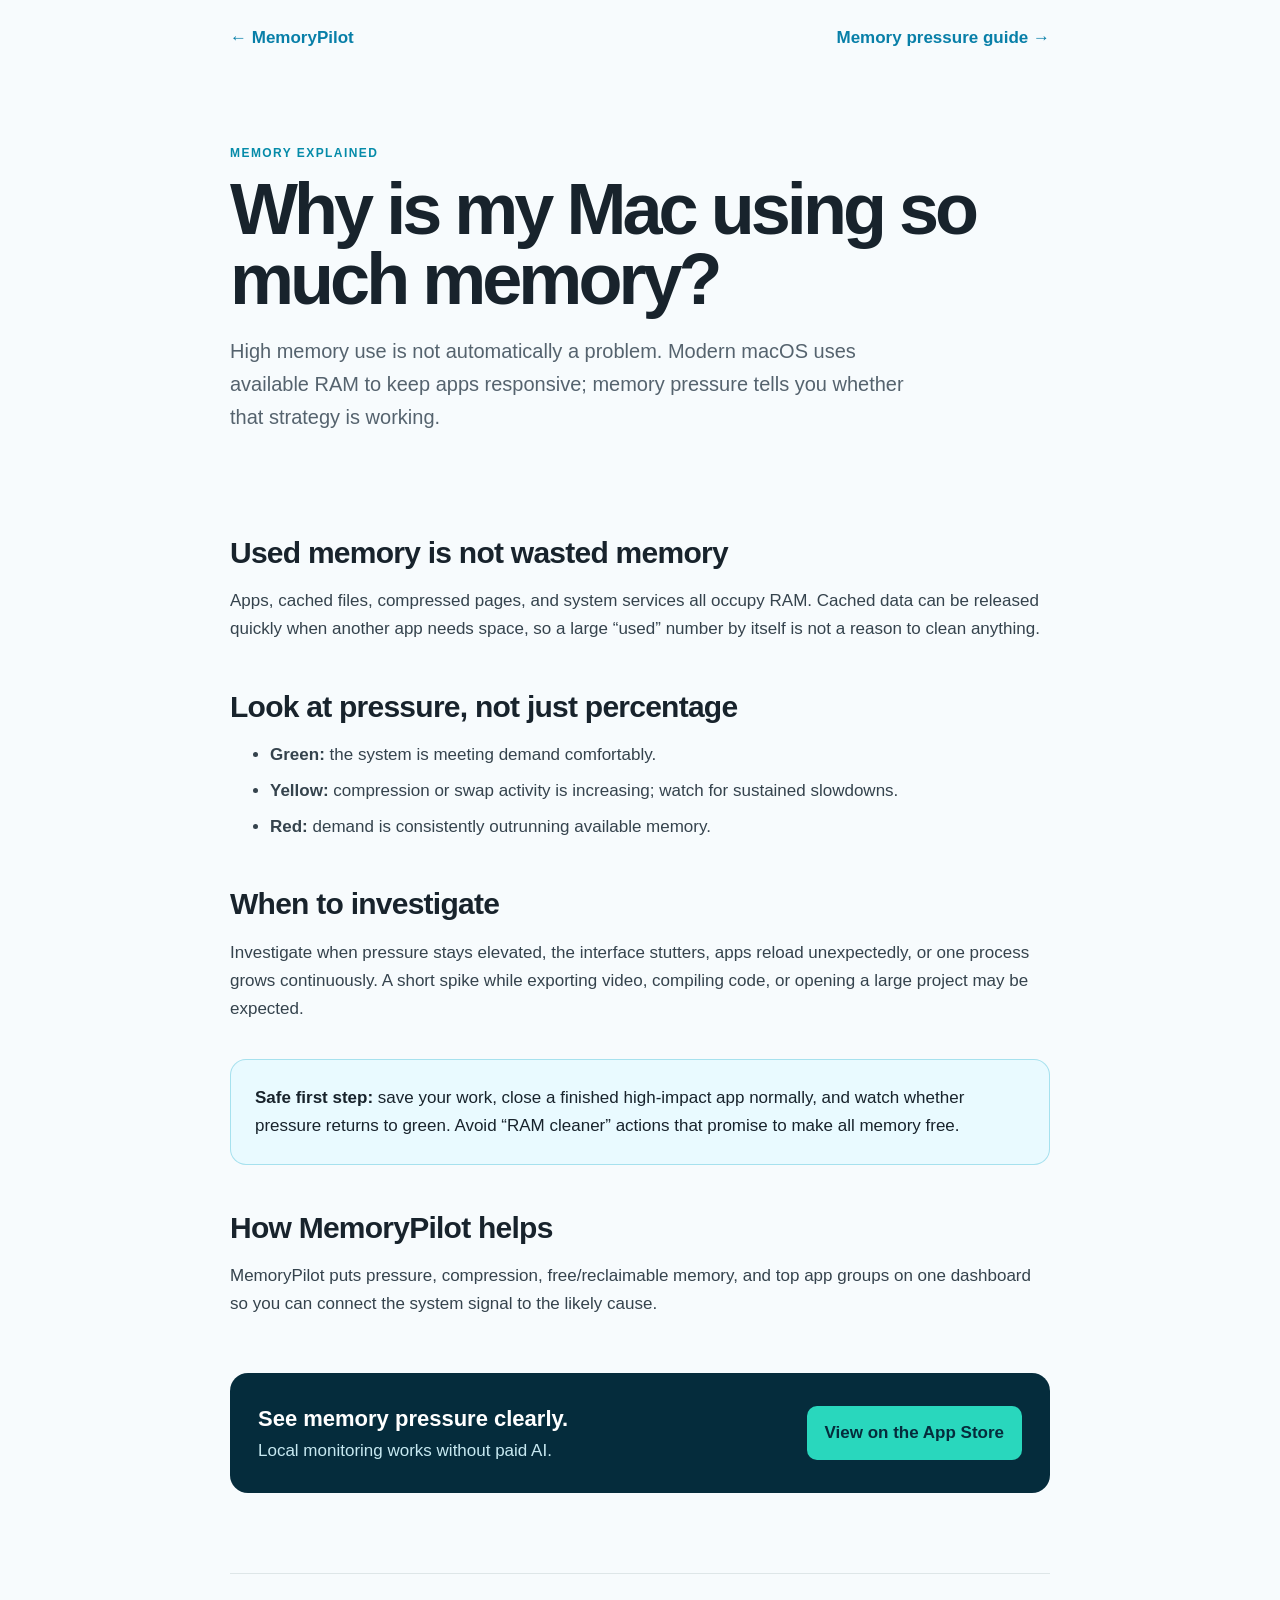
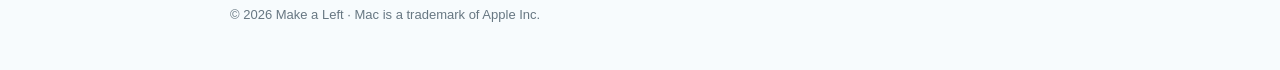
<file: memorypilot/guides/why-mac-uses-so-much-memory/index.html>
<!doctype html><html lang="en"><head><meta charset="utf-8"><meta name="viewport" content="width=device-width,initial-scale=1"><title>Why Is My Mac Using So Much Memory? — MemoryPilot</title><meta name="description" content="Learn why high memory use can be normal, how memory pressure changes the picture, and when a memory-heavy app needs attention."><link rel="canonical" href="https://apps.makealeft.app/memorypilot/guides/why-mac-uses-so-much-memory/"><meta property="og:title" content="Why is my Mac using so much memory?"><meta property="og:description" content="A practical guide to used memory, cache, compression, swap, and memory pressure."><meta property="og:type" content="article"><meta property="og:url" content="https://apps.makealeft.app/memorypilot/guides/why-mac-uses-so-much-memory/"><link rel="icon" href="/memorypilot/assets/app-icon.png"><script async src="https://www.googletagmanager.com/gtag/js?id=G-4WMYWY7BSM"></script><script src="/analytics.js"></script><link rel="stylesheet" href="/styles.css"></head><body class="guide-page"><nav class="guide-nav guide-wrap"><a href="/memorypilot/">← MemoryPilot</a><a href="/memorypilot/guides/understand-memory-pressure/">Memory pressure guide →</a></nav><header class="guide-hero guide-wrap"><div class="guide-kicker">Memory explained</div><h1>Why is my Mac using so much memory?</h1><p>High memory use is not automatically a problem. Modern macOS uses available RAM to keep apps responsive; memory pressure tells you whether that strategy is working.</p></header><article class="guide-article guide-wrap"><h2>Used memory is not wasted memory</h2><p>Apps, cached files, compressed pages, and system services all occupy RAM. Cached data can be released quickly when another app needs space, so a large “used” number by itself is not a reason to clean anything.</p><h2>Look at pressure, not just percentage</h2><ul><li><strong>Green:</strong> the system is meeting demand comfortably.</li><li><strong>Yellow:</strong> compression or swap activity is increasing; watch for sustained slowdowns.</li><li><strong>Red:</strong> demand is consistently outrunning available memory.</li></ul><h2>When to investigate</h2><p>Investigate when pressure stays elevated, the interface stutters, apps reload unexpectedly, or one process grows continuously. A short spike while exporting video, compiling code, or opening a large project may be expected.</p><div class="guide-callout"><strong>Safe first step:</strong> save your work, close a finished high-impact app normally, and watch whether pressure returns to green. Avoid “RAM cleaner” actions that promise to make all memory free.</div><h2>How MemoryPilot helps</h2><p>MemoryPilot puts pressure, compression, free/reclaimable memory, and top app groups on one dashboard so you can connect the system signal to the likely cause.</p><div class="guide-cta"><div><strong>See memory pressure clearly.</strong><span>Local monitoring works without paid AI.</span></div><a href="https://apps.apple.com/us/app/memorypilot-system-optimizer/id6798454081?mt=12&amp;ct=guide_high_memory">View on the App Store</a></div></article><footer class="guide-footer guide-wrap">© 2026 Make a Left · Mac is a trademark of Apple Inc.</footer></body></html>
</file>
<file: styles.css>
:root{--bg:#fff;--text:#11151d;--muted:#667184;--line:#dce2eb;--blue:#1764ff}*{box-sizing:border-box}html{scroll-behavior:smooth}body{margin:0;background:var(--bg);color:var(--text);font:17px/1.5 -apple-system,BlinkMacSystemFont,"SF Pro Text",sans-serif}a{color:inherit}.shell{width:min(1260px,calc(100% - 64px));margin:auto}.nav{height:88px;display:flex;align-items:center;justify-content:space-between;border-bottom:1px solid var(--line)}.nav a{text-decoration:none}.nav>div{display:flex;gap:44px;font-size:15px}.brand{font:700 30px/1 Georgia,serif;letter-spacing:-.03em}.hero{min-height:420px;display:grid;grid-template-columns:1.25fr .75fr;align-items:center;border-bottom:1px solid var(--line);padding:48px 12px}.hero h1,.document h1{margin:0;font:700 clamp(54px,6.2vw,88px)/.98 Georgia,serif;letter-spacing:-.045em}.lede{max-width:610px;color:var(--muted);font-size:23px;line-height:1.6}.orbit{position:relative;width:330px;height:330px;justify-self:center}.orbit i{position:absolute;inset:var(--n);border:1px solid #bdd1ff;border-radius:50%}.orbit i:nth-child(1){--n:15px}.orbit i:nth-child(2){--n:52px}.orbit i:nth-child(3){--n:90px}.orbit i:nth-child(4){--n:127px}.orbit b{position:absolute;inset:142px;border-radius:50%;background:var(--blue);box-shadow:0 8px 28px #1764ff66}.orbit span{position:absolute;width:9px;height:9px;border-radius:50%;background:var(--blue);left:40px;top:155px;box-shadow:106px -84px 0 -1px #1764ff,218px 80px 0 -1px #1764ff,138px 150px 0 -1px #1764ff}.product-row{display:grid;grid-template-columns:96px 1fr auto;gap:28px;align-items:center;padding:34px 20px;border-bottom:1px solid var(--line)}.app-icon{display:grid;width:82px;height:82px;place-items:center;border-radius:20px;background:radial-gradient(circle at 50% 38%,#74a6ff,#2464dd 45%,#111827 46%,#06080d);color:white;font:bold 34px Georgia,serif;box-shadow:0 8px 18px #11182733}.product-row h2{margin:0;font:700 38px/1.2 Georgia,serif}.product-row p{margin:6px 0;color:var(--muted);font-size:19px}.view,.link-rail a{color:var(--blue);text-decoration:none}.view{font-size:18px}.view span{padding-left:12px;font-size:24px}.link-rail{display:grid;grid-template-columns:repeat(3,1fr);gap:56px;padding:38px 20px;border-bottom:1px solid var(--line)}.link-rail article{min-height:135px}.link-rail h3{margin:0;font-size:17px}.link-rail p{color:var(--muted);font-size:15px}.link-rail a{font-size:14px}footer{display:flex;justify-content:space-between;padding:28px 0 44px;color:var(--muted);font-size:13px}footer a{color:var(--blue);text-decoration:none}.document{max-width:760px;padding-top:72px}.document .back{display:inline-block;margin-bottom:30px;color:var(--blue);text-decoration:none}.document h1{font-size:clamp(46px,7vw,68px)}.document h2{margin-top:2em;font-size:22px}.document p,.document li{color:var(--muted)}.document .eyebrow{color:var(--blue);font-size:12px;font-weight:800;letter-spacing:.15em}.document .card-grid{display:grid;grid-template-columns:1fr 1fr;gap:16px;margin-top:38px}.document .card{display:grid;grid-template-columns:52px 1fr auto;gap:14px;align-items:center;border:1px solid var(--line);padding:18px;border-radius:16px;text-decoration:none}.document .card strong,.document .card small{display:block}.document .card small{color:var(--muted)}.document .icon{display:grid;width:52px;height:52px;place-items:center;background:#eaf1ff;color:var(--blue);border-radius:13px;font-weight:800}.document .arrow{color:var(--blue)}@media(max-width:760px){.shell{width:min(100% - 32px,1260px)}.nav>div{gap:18px}.hero{grid-template-columns:1fr;min-height:auto;padding:70px 0}.orbit{width:230px;height:230px;margin-top:36px}.orbit i:nth-child(4){display:none}.orbit b{inset:92px}.orbit span{left:28px;top:105px}.product-row{grid-template-columns:70px 1fr}.app-icon{width:62px;height:62px}.view{grid-column:2}.link-rail{grid-template-columns:1fr;gap:10px}.document .card-grid{grid-template-columns:1fr}}
body{overflow-x:hidden}

/* Product marketing pages */
.product-page{--product-bg:#fff;--product-ink:#101828;--product-muted:#667085;--product-accent:#1764ff;--product-dark:#06172e;--product-line:#dfe6ef;background:var(--product-bg);color:var(--product-ink);font:17px/1.55 -apple-system,BlinkMacSystemFont,"SF Pro Display","SF Pro Text",sans-serif}
.product-page *{box-sizing:border-box}
.product-page main{overflow:hidden}
.product-wrap{width:min(1180px,calc(100% - 64px));margin-inline:auto}
.product-nav{height:84px;display:flex;align-items:center;justify-content:space-between;font-size:14px}
.product-nav a{text-decoration:none}
.product-nav>div{display:flex;gap:30px}
.back-link{display:inline-flex;align-items:center;gap:9px;font-weight:600}
.back-link svg,.resource-rail svg{width:20px;height:20px;fill:none;stroke:currentColor;stroke-width:1.8;stroke-linecap:round;stroke-linejoin:round}
.product-hero{min-height:650px;display:grid;grid-template-columns:minmax(300px,.8fr) minmax(0,1.45fr);gap:70px;align-items:center;padding:70px 0 95px}
.product-intro{position:relative;z-index:1}
.product-icon{display:block;width:122px;height:122px;object-fit:cover;border-radius:27%;box-shadow:0 18px 42px #07172d38}
.product-intro h1{margin:30px 0 6px;font-size:clamp(50px,5.4vw,76px);line-height:.98;letter-spacing:-.055em}
.product-intro h2{margin:0;font-size:clamp(32px,3.25vw,49px);line-height:1.08;letter-spacing:-.045em;color:var(--product-accent)}
.product-intro>p{max-width:500px;margin:24px 0 0;color:var(--product-muted);font-size:20px;line-height:1.55}
.product-actions{display:flex;gap:14px;margin-top:34px}
.product-actions a,.product-actions button{display:inline-flex;min-height:50px;align-items:center;justify-content:center;padding:0 25px;border:1px solid var(--product-accent);border-radius:10px;text-decoration:none;font:700 15px/1 -apple-system,BlinkMacSystemFont,"SF Pro Text",sans-serif;cursor:pointer;transition:transform .2s ease,box-shadow .2s ease,background .2s ease}
.product-actions a:hover,.product-actions button:hover{transform:translateY(-2px)}
.primary-action{background:var(--product-accent);color:white;box-shadow:0 12px 26px color-mix(in srgb,var(--product-accent) 28%,transparent)}
.secondary-action{color:var(--product-accent)}
.demo-trigger{background:transparent;color:inherit}
.product-frame,.marketing-frame,.phone-frame{margin:0}
.product-frame{overflow:hidden;border:1px solid #d8e0ea;border-radius:18px;background:white;box-shadow:0 24px 65px #06172e24}
.product-frame img,.marketing-frame img,.phone-frame img{display:block;width:100%;height:auto}
.hero-frame{transform:perspective(1400px) rotateY(-2deg)}
.memorypilot-page{--product-bg:#fff;--product-ink:#07172d;--product-muted:#5b687a;--product-accent:#087cf0;--product-dark:#03152f;--product-line:#d9e4ef}
.memorypilot-page .product-nav,.memorypilot-page .product-hero{color:white}
.memorypilot-page main{background:#fff}
.memorypilot-hero-shell{background:var(--product-dark)}
.memorypilot-page .product-nav a{color:#b9dbff}
.memorypilot-page .product-intro h2{color:white}
.memorypilot-page .product-intro>p{color:#c1cede}
.memorypilot-page .product-intro h1{font-family:Georgia,serif;letter-spacing:-.045em}
.memorypilot-page .product-intro h2{color:white}
.hero-trust{display:flex;align-items:center;gap:9px;margin-top:22px!important;font-size:14px!important;color:#d7e6f6!important}
.hero-trust span{display:grid;width:21px;height:21px;place-items:center;border-radius:50%;background:var(--product-accent);color:white;font-size:12px;font-weight:900}
.store-conversion{background:linear-gradient(135deg,#03152f,#071f43);color:white}
.store-conversion-inner{display:grid;grid-template-columns:1fr auto;gap:70px;align-items:center;min-height:190px;padding-block:42px}
.store-conversion h2{margin:0;font:700 38px/1 Georgia,serif;letter-spacing:-.035em}
.store-conversion p{margin:11px 0 0;color:#bed0e6;font-size:16px}
.store-conversion-action{display:inline-flex;min-height:56px;align-items:center;justify-content:space-between;gap:35px;padding:0 22px;border-radius:9px;background:#167cf7;color:white;text-decoration:none;font-size:14px;font-weight:800;box-shadow:0 12px 28px #167cf744}
.demo-section{display:grid;grid-template-columns:.7fr 1.3fr;gap:75px;align-items:center;padding:105px 0;border-bottom:1px solid var(--product-line)}
.demo-copy h2{margin:0;font:700 clamp(38px,4.5vw,60px)/1.02 Georgia,serif;letter-spacing:-.045em}
.demo-copy p{margin:24px 0;color:var(--product-muted)}
.text-action{padding:0;border:0;background:transparent;color:var(--product-accent);font:800 15px/1.2 -apple-system,BlinkMacSystemFont,"SF Pro Text",sans-serif;cursor:pointer}
.demo-poster{position:relative;overflow:hidden;margin:0;padding:0;border:1px solid #d8e0ea;border-radius:18px;background:#fff;box-shadow:0 24px 65px #06172e24;cursor:pointer}
.demo-poster img{display:block;width:100%;height:auto}.demo-poster:after{content:"";position:absolute;inset:0;background:#03152f12;transition:background .2s ease}.demo-poster:hover:after{background:#03152f24}
.demo-play{position:absolute;z-index:1;left:50%;top:50%;display:grid;width:72px;height:72px;place-items:center;transform:translate(-50%,-50%);border:1px solid #ffffffaa;border-radius:50%;background:#167cf7;box-shadow:0 16px 40px #03152f4d;color:white}.demo-play svg{width:31px;height:31px;fill:currentColor}
.sr-only{position:absolute!important;width:1px!important;height:1px!important;padding:0!important;margin:-1px!important;overflow:hidden!important;clip:rect(0,0,0,0)!important;white-space:nowrap!important;border:0!important}
.demo-dialog{width:min(1050px,calc(100% - 32px));max-width:none;padding:0;border:1px solid #cad5e3;border-radius:20px;background:white;color:var(--product-ink);box-shadow:0 40px 100px #03152f66;overflow:hidden}
.demo-dialog::backdrop{background:#03152fcc;backdrop-filter:blur(7px)}
.demo-dialog-head,.demo-dialog-actions{display:flex;align-items:center;justify-content:space-between;padding:17px 22px}.demo-dialog-head{border-bottom:1px solid var(--product-line)}
.demo-dialog-head strong,.demo-dialog-head span{display:block}.demo-dialog-head strong{font-size:16px}.demo-dialog-head span{color:var(--product-muted);font-size:12px}.demo-dialog-head button{border:0;background:transparent;color:var(--product-muted);font:300 32px/1 sans-serif;cursor:pointer}
.demo-stage{position:relative;background:#eef2f7;aspect-ratio:16/10}.demo-slide{position:absolute;inset:0;display:grid;grid-template-rows:1fr auto;margin:0;opacity:0;pointer-events:none;transition:opacity .5s ease}.demo-slide.is-active{opacity:1;pointer-events:auto}.demo-slide img{width:100%;height:100%;min-height:0;object-fit:contain}.demo-slide figcaption{display:flex;gap:12px;align-items:baseline;padding:14px 22px;background:white}.demo-slide figcaption span{color:var(--product-muted);font-size:14px}
.demo-progress{position:absolute;left:0;right:0;bottom:0;height:3px;background:#dfe6ef}.demo-progress span{display:block;width:0;height:100%;background:var(--product-accent)}
@keyframes demo-progress{to{width:100%}}
.demo-dialog-actions{border-top:1px solid var(--product-line)}.demo-dialog-actions button{border:0;background:transparent;color:var(--product-accent);font-weight:750;cursor:pointer}.demo-dialog-actions a{display:inline-flex;min-height:42px;align-items:center;padding:0 17px;border-radius:8px;background:var(--product-accent);color:white;text-decoration:none;font-size:13px;font-weight:800}
.feature-band{display:grid;grid-template-columns:minmax(220px,.58fr) minmax(0,1.42fr);gap:78px;align-items:center;padding:110px 0;border-bottom:1px solid var(--product-line)}
.feature-band.feature-reverse{grid-template-columns:minmax(0,1.42fr) minmax(220px,.58fr)}
.feature-reverse .feature-copy{order:2}
.feature-reverse figure{order:1}
.feature-copy h2{margin:0;font-size:clamp(38px,4.5vw,62px);line-height:1.03;letter-spacing:-.05em}
.feature-copy>p:not(.feature-label){margin:24px 0 0;color:var(--product-muted);font-size:18px}
.feature-label{margin:0 0 18px;color:var(--product-accent);font-size:12px;font-weight:800;letter-spacing:.13em;text-transform:uppercase}
.edition-section{padding:110px 0 20px}
.edition-heading{max-width:790px;margin-bottom:48px}
.edition-heading h2{margin:0;font-size:clamp(42px,5vw,68px);line-height:1.02;letter-spacing:-.055em}
.edition-heading>p:not(.feature-label){max-width:690px;margin:24px 0 0;color:var(--product-muted);font-size:18px}
.edition-cards{display:grid;grid-template-columns:1fr 1fr;gap:22px}
.edition-card{display:flex;min-height:560px;flex-direction:column;padding:38px;border:1px solid var(--product-line);border-radius:24px;background:#f7faff;box-shadow:0 18px 50px #06172e0d}
.edition-card.pro-card{position:relative;overflow:hidden;border-color:#167bea;background:linear-gradient(145deg,#04172f,#092a52);color:white;box-shadow:0 24px 60px #06172e2b}
.edition-card.pro-card:after{content:"";position:absolute;right:-105px;top:-105px;width:260px;height:260px;border:1px solid #32d7ff4f;border-radius:50%;box-shadow:0 0 0 38px #32d7ff12,0 0 0 76px #32d7ff0b;pointer-events:none}
.edition-card-head,.edition-card ul,.edition-card>a,.edition-card>small{position:relative;z-index:1}
.edition-badge{display:inline-flex;width:max-content;padding:7px 10px;border:1px solid #54d8ff66;border-radius:999px;background:#32d7ff1c;color:#8be9ff;font-size:11px;font-weight:800;letter-spacing:.08em;text-transform:uppercase}
.available-badge{border-color:#087cf03d;background:#087cf012;color:var(--product-accent)}
.edition-card h3{margin:24px 0 10px;font-size:38px;line-height:1;letter-spacing:-.04em}
.edition-card-head>p{min-height:54px;margin:0;color:var(--product-muted);font-size:16px}
.pro-card .edition-card-head>p,.pro-card>small{color:#bfd0e5}
.edition-card ul{display:grid;gap:15px;margin:32px 0 36px;padding:0;list-style:none}
.edition-card li{position:relative;padding-left:28px;font-size:15px}
.edition-card li:before{content:"✓";position:absolute;left:0;color:var(--product-accent);font-weight:900}
.pro-card li:before{color:#55ddff}
.edition-action{display:flex;min-height:52px;align-items:center;justify-content:space-between;margin-top:auto;padding:0 19px;border-radius:11px;text-decoration:none;font-size:14px;font-weight:800;transition:transform .2s ease,box-shadow .2s ease}
.edition-action:hover{transform:translateY(-2px)}
.store-action{border:1px solid var(--product-accent);background:white;color:var(--product-accent)}
.pro-action{background:#28cfee;color:#03152f;box-shadow:0 12px 28px #00c9ed33}
.edition-card>small{margin-top:17px;font-size:12px;line-height:1.5}
.edition-note{display:grid;grid-template-columns:170px 1fr;gap:25px;margin-top:24px;padding:28px 32px;border:1px solid var(--product-line);border-radius:16px;background:white}
.edition-note strong{font-size:15px}.edition-note p{margin:0;color:var(--product-muted);font-size:14px}
.resource-rail{display:grid;grid-template-columns:1fr 1fr;margin-top:90px;margin-bottom:42px;border-radius:20px;background:var(--product-dark);color:white;overflow:hidden}
.resource-rail a{display:grid;grid-template-columns:1fr auto;gap:24px;align-items:center;padding:35px 40px;text-decoration:none}
.resource-rail a+a{border-left:1px solid #ffffff2f}
.resource-rail strong,.resource-rail small{display:block}
.resource-rail strong{font-size:20px}
.resource-rail small{margin-top:4px;color:#ffffffb8;font-size:14px}
.resource-rail svg{color:var(--product-accent)}
.product-footer{display:flex;justify-content:space-between;padding:20px 0 48px;color:var(--product-muted);font-size:13px}
.product-footer a{color:var(--product-accent);text-decoration:none}

.jobsearch-page{--product-bg:#fdf9f5;--product-ink:#201f1e;--product-muted:#675f5b;--product-accent:#af3b32;--product-dark:#a9352e;--product-line:#eadfd8;background:#fdf9f5}
.jobsearch-page .product-nav a{color:var(--product-accent)}
.jobsearch-page .product-hero{min-height:720px;grid-template-columns:minmax(360px,1fr) minmax(300px,.75fr);padding-bottom:70px}
.jobsearch-page .product-icon{border-radius:24%;box-shadow:0 18px 38px #6e2a2430}
.jobsearch-page .phone-frame{justify-self:center;width:min(410px,100%);max-height:610px;overflow:hidden;border-radius:42px;box-shadow:0 30px 65px #3d1e1830}
.jobsearch-page .phone-frame img{margin-top:-1px}
.jobsearch-page .marketing-frame{overflow:hidden;border-radius:26px;background:#f5ede7;box-shadow:0 22px 55px #55261f1d}
.jobsearch-page .feature-band{padding-block:100px}
.jobsearch-page .resource-rail{background:var(--product-accent)}
.jobsearch-page .resource-rail svg{color:white}

@media(max-width:900px){
  .product-hero,.jobsearch-page .product-hero{grid-template-columns:1fr;gap:55px;padding-top:40px}
  .product-intro{text-align:center}
  .product-icon{margin-inline:auto}
  .product-intro>p{margin-inline:auto}
  .product-actions{justify-content:center}
  .hero-frame{transform:none}
  .feature-band,.feature-band.feature-reverse{grid-template-columns:1fr;gap:42px;padding:80px 0}
  .feature-reverse .feature-copy,.feature-reverse figure{order:initial}
  .feature-copy{text-align:center;max-width:650px;margin:auto}
  .edition-cards{grid-template-columns:1fr}.edition-card{min-height:0}.edition-card-head>p{min-height:0}
  .store-conversion-inner,.demo-section{grid-template-columns:1fr;gap:32px}.store-conversion-inner{text-align:center}.store-conversion{padding-block:18px}.store-conversion-action{justify-self:center}.demo-section{padding-block:80px}.demo-copy{text-align:center;max-width:680px;margin:auto}
  .jobsearch-page .phone-frame{width:min(360px,75vw);max-height:560px}
}
@media(max-width:640px){
  .product-wrap{width:min(1180px,calc(100% - 32px))}
  .product-nav{height:70px}.product-nav>div{gap:16px}
  .product-nav>div a:first-child{display:none}
  .product-hero,.jobsearch-page .product-hero{min-height:auto;padding:42px 0 70px}
  .product-icon{width:96px;height:96px}
  .product-intro h1{margin-top:24px;font-size:45px}
  .product-intro h2{font-size:34px}
  .product-intro>p{font-size:17px}
  .product-frame{border-radius:12px}
  .feature-band,.jobsearch-page .feature-band{padding:68px 0}
  .feature-copy h2{font-size:38px}
  .edition-section{padding-top:75px}.edition-heading h2{font-size:41px}.edition-card{padding:27px 23px;border-radius:18px}.edition-card h3{font-size:33px}.edition-note{grid-template-columns:1fr;gap:8px;padding:22px}
  .resource-rail{grid-template-columns:1fr;margin-top:60px}
  .product-actions{flex-direction:column}.product-actions a,.product-actions button{width:100%}.store-conversion-action{width:100%}.demo-play{width:58px;height:58px}.demo-slide figcaption{display:block}.demo-slide figcaption span{display:block;margin-top:3px}.demo-dialog-actions{gap:12px}.demo-dialog-actions a{text-align:center}
  .resource-rail a{padding:28px 24px}.resource-rail a+a{border-left:0;border-top:1px solid #ffffff2f}
  .product-footer{flex-direction:column;gap:8px;text-align:center}
}
@media(prefers-reduced-motion:reduce){.product-actions a,.product-actions button,.edition-action,.demo-slide{transition:none}.demo-progress span{animation:none!important}}

/* MemoryPilot guide hub and articles */
.guide-section{padding:90px 0 30px}.guide-section>h2{max-width:720px;margin:8px 0 32px;font-size:clamp(38px,5vw,62px);line-height:1.02;letter-spacing:-.045em}.guide-grid{display:grid;grid-template-columns:repeat(2,1fr);gap:16px}.guide-grid a{display:flex;min-height:145px;padding:26px;flex-direction:column;justify-content:space-between;border:1px solid #0b79a62b;border-radius:18px;background:#fff;color:inherit;text-decoration:none;box-shadow:0 14px 35px #0b79a60b;transition:transform .18s ease,box-shadow .18s ease}.guide-grid a:hover{transform:translateY(-3px);box-shadow:0 18px 42px #0b79a619}.guide-grid strong{font-size:22px}.guide-grid span{color:#5b6570;line-height:1.5}
.guide-page{margin:0;background:#f7fbfd;color:#18232c;font:17px/1.65 -apple-system,BlinkMacSystemFont,"SF Pro Text",sans-serif}.guide-wrap{width:min(820px,calc(100% - 40px));margin-inline:auto}.guide-nav{display:flex;justify-content:space-between;align-items:center;padding:24px 0}.guide-nav a{color:#087fa8;text-decoration:none;font-weight:700}.guide-hero{padding:68px 0 46px}.guide-kicker{text-transform:uppercase;letter-spacing:.12em;font-size:12px;font-weight:800;color:#058ba9}.guide-hero h1{margin:10px 0 20px;font-size:clamp(42px,7vw,72px);line-height:.98;letter-spacing:-.055em}.guide-hero p{max-width:700px;margin:0;color:#55636e;font-size:20px}.guide-article{padding:10px 0 80px}.guide-article h2{margin:46px 0 12px;font-size:30px;line-height:1.15;letter-spacing:-.025em}.guide-article h3{margin:30px 0 8px;font-size:21px}.guide-article p,.guide-article li{color:#35434d}.guide-article li+li{margin-top:8px}.guide-callout{margin:36px 0;padding:24px;border:1px solid #16a9c950;border-radius:16px;background:#e9faff}.guide-cta{display:flex;justify-content:space-between;align-items:center;gap:24px;margin-top:54px;padding:28px;border-radius:18px;background:#052c3c;color:#fff}.guide-cta strong{display:block;font-size:22px}.guide-cta span{color:#c7e9f1}.guide-cta a{flex:none;padding:13px 18px;border-radius:10px;background:#29d7bd;color:#052c3c;text-decoration:none;font-weight:800}.guide-footer{padding:30px 0 45px;border-top:1px solid #1936441c;color:#677782;font-size:13px}
@media(max-width:640px){.guide-grid{grid-template-columns:1fr}.guide-section{padding-top:65px}.guide-cta{align-items:flex-start;flex-direction:column}.guide-hero{padding-top:42px}}

/* Make a Left app directory */
.apps-landing{--mal-ink:#090a09;--mal-cream:#f2eee5;--mal-paper:#fbf8f0;--mal-coral:#ff714f;--mal-rule:2px;margin:0;background:var(--mal-cream);color:var(--mal-ink);font:16px/1.45 -apple-system,BlinkMacSystemFont,"SF Pro Text",sans-serif}
.apps-landing *{box-sizing:border-box}
.apps-landing main{overflow:hidden}
.apps-frame{width:min(1220px,calc(100% - 40px));margin-inline:auto}
.apps-nav{height:72px;margin-top:10px;padding:0 16px;display:flex;align-items:center;justify-content:space-between;border:var(--mal-rule) solid var(--mal-ink);box-shadow:4px 4px 0 var(--mal-ink)}
.apps-nav a{text-decoration:none;color:inherit;text-transform:uppercase;font-size:12px;font-weight:850;letter-spacing:.04em}
.apps-lockup img{display:block;width:124px;height:auto}
.apps-nav>div{display:flex;align-items:center;gap:30px}
.apps-nav-cta{display:inline-flex;align-items:center;gap:12px;border:var(--mal-rule) solid var(--mal-ink);padding:10px 12px}
.apps-nav-cta svg,.apps-primary svg,.apps-route svg,.apps-help-links svg{fill:none;stroke:currentColor;stroke-width:2;stroke-linecap:square;stroke-linejoin:miter}
.apps-nav-cta svg{width:15px;height:15px}
.apps-hero{min-height:530px;display:grid;grid-template-columns:1.05fr .95fr;gap:70px;align-items:center;padding:70px 44px 64px}
.apps-hero h1,.apps-section-head h2,.apps-help h2{margin:0;text-transform:uppercase;font-family:"Arial Narrow","Helvetica Neue Condensed",Impact,sans-serif;font-weight:950;letter-spacing:-.055em;line-height:.83}
.apps-hero h1{font-size:clamp(64px,7.8vw,112px)}
.apps-hero-copy>p{max-width:500px;margin:28px 0 0;font-size:19px;line-height:1.45}
.apps-primary{display:inline-flex;align-items:center;justify-content:space-between;gap:55px;min-width:255px;margin-top:30px;padding:15px 18px;background:var(--mal-coral);border:var(--mal-rule) solid var(--mal-ink);box-shadow:4px 4px 0 var(--mal-ink);color:var(--mal-ink);text-decoration:none;text-transform:uppercase;font-weight:900;font-size:14px;transition:transform .15s ease,box-shadow .15s ease}
.apps-primary:hover{transform:translate(2px,2px);box-shadow:2px 2px 0 var(--mal-ink)}
.apps-primary svg{width:28px;height:18px}
.apps-hero-art{position:relative;display:grid;place-items:center;min-height:390px}
.apps-hero-art img{position:relative;z-index:1;width:min(390px,90%);filter:drop-shadow(7px 9px 0 var(--mal-ink));transform:rotate(-5deg)}
.apps-hero-art span{position:absolute;bottom:5px;left:-8%;width:82%;height:78px;border-bottom:var(--mal-rule) solid var(--mal-coral);border-left:var(--mal-rule) solid var(--mal-coral);border-radius:0 0 0 42px}
.apps-hero-art span:before,.apps-hero-art span:after{content:"";position:absolute;background:var(--mal-coral)}
.apps-hero-art span:before{width:17px;height:17px;left:-9px;top:-7px;transform:rotate(45deg)}
.apps-hero-art span:after{width:14px;height:14px;right:-7px;bottom:-8px;border:3px solid var(--mal-cream);border-radius:50%;box-shadow:0 0 0 2px var(--mal-ink)}
.apps-shelf{padding:62px 0 72px;background:var(--mal-ink);color:var(--mal-cream)}
.apps-section-head{display:flex;justify-content:space-between;align-items:flex-start;margin-bottom:34px}
.apps-section-head p,.apps-help>div>div>p{margin:0 0 14px;color:var(--mal-coral);text-transform:uppercase;font-size:13px;font-weight:900;letter-spacing:.06em}
.apps-section-head h2,.apps-help h2{font-size:clamp(58px,7vw,92px)}
.apps-section-head>img{width:95px;margin:12px 35px 0 0;filter:drop-shadow(4px 4px 0 #000)}
.apps-routes{border:var(--mal-rule) solid var(--mal-cream)}
.apps-route{display:grid;grid-template-columns:112px 90px 1fr 180px;min-height:116px;color:inherit;text-decoration:none;transition:background .15s ease,color .15s ease}
.apps-route+.apps-route{border-top:var(--mal-rule) solid var(--mal-cream)}
.apps-route:hover{background:var(--mal-cream);color:var(--mal-ink)}
.apps-route-number{display:grid;place-content:center;text-align:center;background:var(--mal-coral);color:var(--mal-ink);border-right:var(--mal-rule) solid var(--mal-cream)}
.apps-route-number span,.apps-route-copy>span,.apps-route-action span,.apps-help-links span{display:block;text-transform:uppercase;font-size:10px;font-weight:900;letter-spacing:.13em}
.apps-route-number strong{font:950 37px/1 "Arial Narrow","Helvetica Neue Condensed",Impact,sans-serif}
.apps-route-icon{align-self:center;justify-self:center;width:66px;height:66px;object-fit:cover;border-radius:15px}
.apps-route-copy{align-self:center;padding:15px 22px}
.apps-route-copy>span{color:var(--mal-coral)}
.apps-route-copy strong{display:block;margin:3px 0 2px;text-transform:uppercase;font:950 clamp(28px,3vw,43px)/1 "Arial Narrow","Helvetica Neue Condensed",Impact,sans-serif;letter-spacing:-.025em}
.apps-route-copy small{font-size:14px;opacity:.72}
.apps-route-action{display:flex;align-items:center;justify-content:space-between;padding:25px;border-left:var(--mal-rule) solid var(--mal-cream);color:var(--mal-coral)}
.apps-route:hover .apps-route-action{border-color:var(--mal-ink)}
.apps-route-action svg{width:28px;height:18px}
.apps-open-source{padding:72px 0;background:var(--mal-cream);color:var(--mal-ink);border-top:var(--mal-rule) solid var(--mal-ink)}
.apps-open-source-grid{display:grid;grid-template-columns:minmax(260px,.78fr) minmax(360px,1.22fr);gap:48px;align-items:center}
.apps-open-source-copy p{margin:0 0 14px;color:var(--mal-coral);text-transform:uppercase;font-size:13px;font-weight:900;letter-spacing:.06em}
.apps-open-source-copy h2{margin:0;text-transform:uppercase;font:950 clamp(56px,7vw,96px)/.83 "Arial Narrow","Helvetica Neue Condensed",Impact,sans-serif;letter-spacing:-.055em}
.apps-open-source-copy span{display:block;max-width:510px;margin:24px 0 0;font-size:18px;line-height:1.45}
.apps-agent-screens{position:relative;min-height:392px;margin:0}
.apps-agent-screens img{display:block;height:auto;border:var(--mal-rule) solid var(--mal-ink);background:#fff;box-shadow:6px 6px 0 var(--mal-ink)}
.apps-agent-main{position:absolute;right:0;top:0;width:min(100%,650px)}
.apps-agent-detail,.apps-agent-provider{position:absolute;width:min(48%,330px)}
.apps-agent-detail{left:0;bottom:0}.apps-agent-provider{right:8%;bottom:24px}
.apps-help{padding:70px 0;background:var(--mal-coral);color:var(--mal-ink)}
.apps-help-grid{display:grid;grid-template-columns:.8fr 1.2fr;gap:70px;align-items:start}
.apps-help>div>div>p{color:var(--mal-ink)}
.apps-help-links{border-top:var(--mal-rule) solid var(--mal-ink)}
.apps-help-links a{display:grid;grid-template-columns:100px 1fr 28px;gap:20px;align-items:center;min-height:78px;border-bottom:var(--mal-rule) solid var(--mal-ink);color:inherit;text-decoration:none}
.apps-help-links strong{font-size:18px}
.apps-help-links svg{width:24px;height:24px;transition:transform .15s ease}
.apps-help-links a:hover svg{transform:translateX(4px)}
.apps-footer{background:var(--mal-cream);padding:38px 0 48px;border-top:var(--mal-rule) solid var(--mal-ink)}
.apps-footer>div{display:grid;grid-template-columns:170px 1fr auto;align-items:end;gap:35px}
.apps-footer img{width:150px}.apps-footer p{margin:0;text-transform:uppercase;font-weight:900}.apps-footer small{font-size:11px}
@media(max-width:800px){
  .apps-frame{width:min(100% - 24px,1220px)}
  .apps-nav{height:62px;padding:0 12px}.apps-lockup img{width:108px}.apps-nav>div{gap:15px}.apps-nav>div>a:not(.apps-nav-cta){display:none}.apps-nav-cta{padding:8px 10px}
  .apps-hero{grid-template-columns:1fr;gap:20px;min-height:auto;padding:65px 10px 50px}.apps-hero h1{font-size:clamp(56px,17vw,82px)}.apps-hero-copy>p{font-size:17px}.apps-primary{min-width:240px}
  .apps-hero-art{min-height:290px}.apps-hero-art img{width:min(280px,76%)}.apps-hero-art span{left:3%;width:75%}
  .apps-shelf{padding:52px 0}.apps-section-head>img{width:68px;margin-right:5px}.apps-section-head h2,.apps-help h2{font-size:clamp(48px,14vw,70px)}
  .apps-route{grid-template-columns:72px 72px 1fr;min-height:105px}.apps-route-number strong{font-size:29px}.apps-route-icon{width:52px;height:52px;border-radius:12px}.apps-route-copy{padding:14px 10px}.apps-route-copy strong{font-size:clamp(25px,8vw,34px)}.apps-route-copy small{display:none}.apps-route-action{grid-column:1/-1;min-height:50px;padding:10px 17px;border-left:0;border-top:var(--mal-rule) solid var(--mal-cream)}
  .apps-open-source-grid{grid-template-columns:1fr;gap:34px}.apps-open-source{padding:58px 0}.apps-open-source-copy h2{font-size:clamp(48px,15vw,76px)}.apps-agent-screens{min-height:auto}.apps-agent-main,.apps-agent-detail,.apps-agent-provider{position:static;width:100%;margin-top:14px}.apps-agent-detail,.apps-agent-provider{display:none}
  .apps-help-grid{grid-template-columns:1fr;gap:40px}.apps-help-links a{grid-template-columns:80px 1fr 22px;gap:12px}.apps-help-links strong{font-size:14px;overflow-wrap:anywhere}
  .apps-footer>div{grid-template-columns:1fr;gap:15px;align-items:start}.apps-footer img{width:130px}
}
@media(prefers-reduced-motion:reduce){.apps-primary,.apps-route,.apps-help-links svg{transition:none}}
</file>
